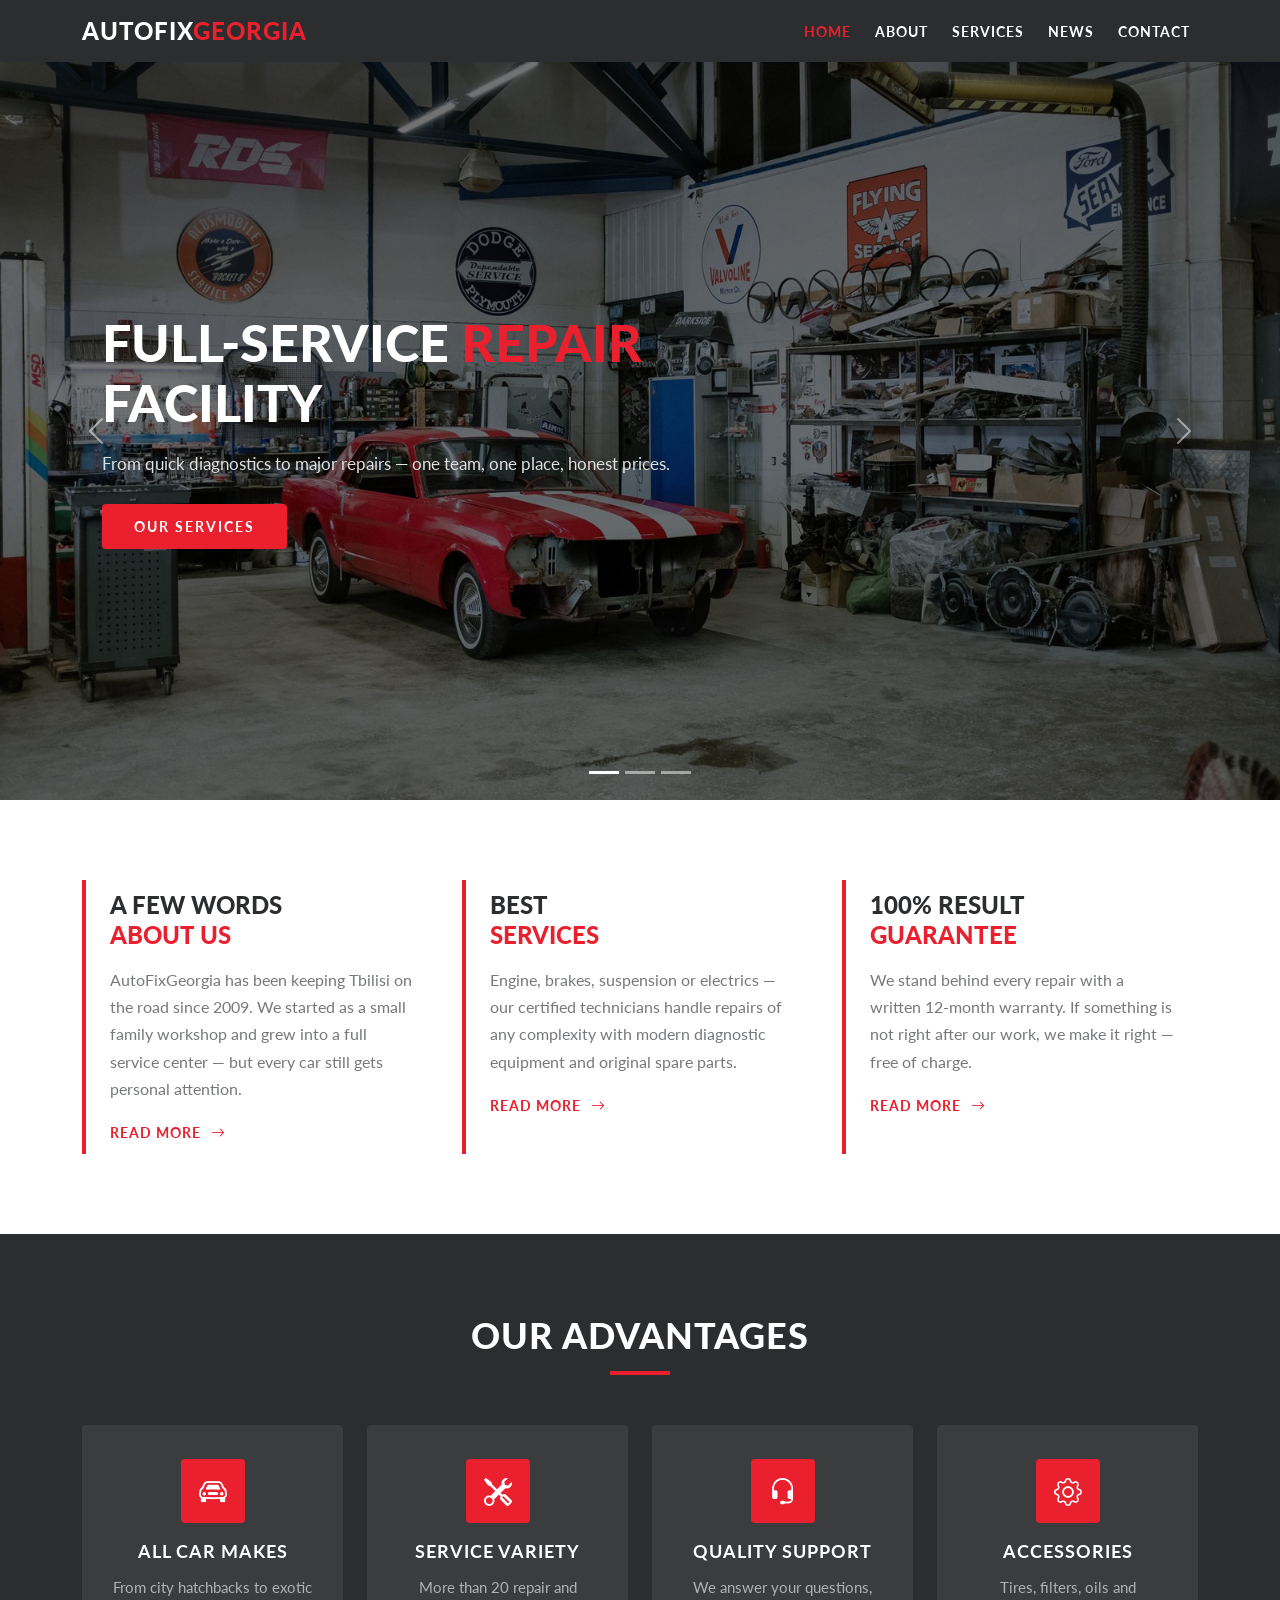
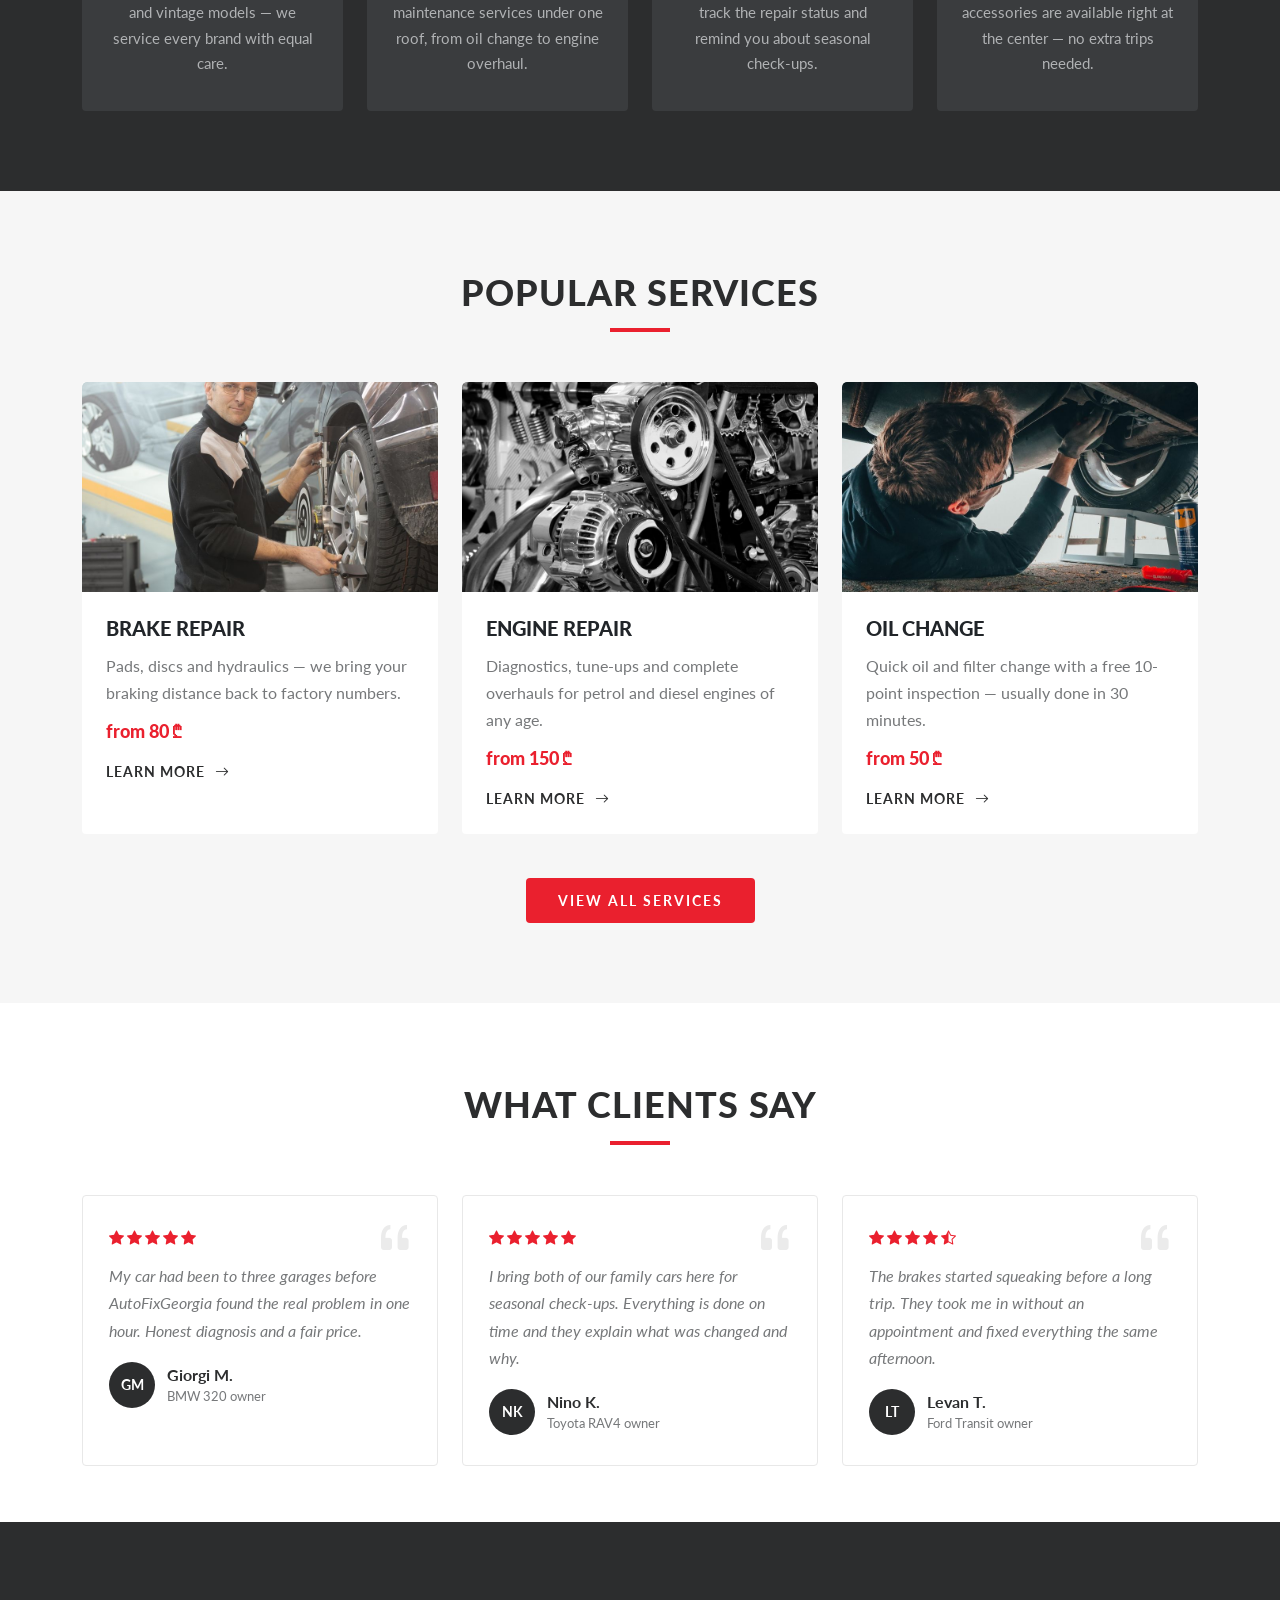
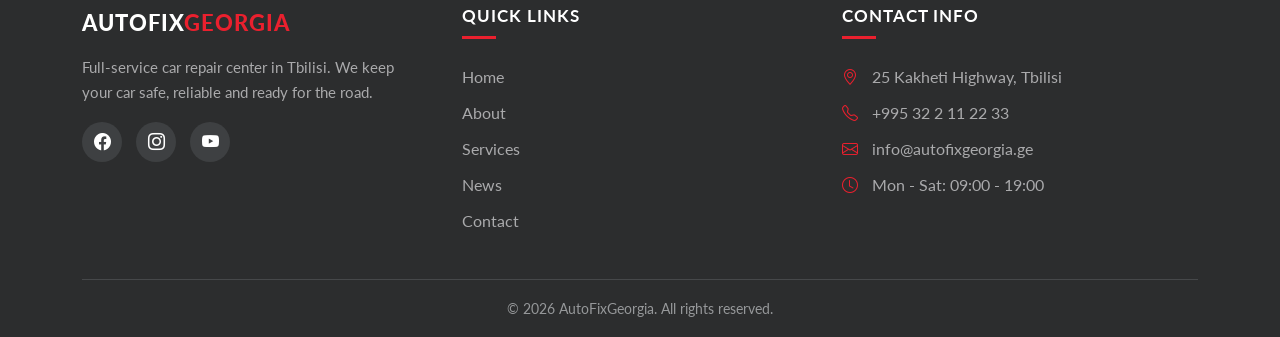
<file: index.html>
<!DOCTYPE html>
<html lang="en">
<head>
    <meta charset="UTF-8">
    <meta name="viewport" content="width=device-width, initial-scale=1.0">
    <!-- ! bootstrap-ის css -->
    <link href="https://cdn.jsdelivr.net/npm/bootstrap@5.2.3/dist/css/bootstrap.min.css" rel="stylesheet">
    <!-- ! bootstrap-ის აიქონები -->
    <link rel="stylesheet" href="https://cdn.jsdelivr.net/npm/bootstrap-icons@1.13.1/font/bootstrap-icons.min.css">
    <!-- ! favicon -->
    <link rel="icon" type="image/svg+xml" href="./images/favicon.svg">
    <!-- ! scss-დან დაკომპილირებული css -->
    <link rel="stylesheet" href="./css/style.css">
    <title>AutoFixGeorgia - Auto Repair Service</title>
</head>
<body>

    <!-- ! header-start (საერთო ნავიგაცია) -->
    <header>
        <nav class="navbar navbar-expand-lg navbar-dark sticky-top site-header">
            <div class="container">
                <a class="navbar-brand site-header__logo" href="index.html">AUTOFIX<span>GEORGIA</span></a>

                <!-- ბურგერის ღილაკი პატარა ეკრანისთვის -->
                <button class="navbar-toggler" type="button" data-bs-toggle="collapse" data-bs-target="#mainNav" aria-controls="mainNav" aria-expanded="false" aria-label="Toggle navigation">
                    <span class="navbar-toggler-icon"></span>
                </button>

                <div class="collapse navbar-collapse" id="mainNav">
                    <ul class="navbar-nav ms-auto align-items-lg-center">
                        <li class="nav-item"><a class="nav-link active" aria-current="page" href="index.html">Home</a></li>
                        <li class="nav-item"><a class="nav-link" href="about.html">About</a></li>
                        <li class="nav-item"><a class="nav-link" href="services.html">Services</a></li>
                        <li class="nav-item"><a class="nav-link" href="news.html">News</a></li>
                        <li class="nav-item"><a class="nav-link" href="contact.html">Contact</a></li>
                    </ul>
                </div>
            </div>
        </nav>
    </header>
    <!-- ! header-end -->

    <!-- ! hero-start (Bootstrap Carousel სლაიდერი) -->
    <section class="hero">
        <div id="heroSlider" class="carousel slide" data-bs-ride="carousel">

            <!-- სლაიდების ინდიკატორები -->
            <div class="carousel-indicators">
                <button type="button" data-bs-target="#heroSlider" data-bs-slide-to="0" class="active" aria-current="true" aria-label="Slide 1"></button>
                <button type="button" data-bs-target="#heroSlider" data-bs-slide-to="1" aria-label="Slide 2"></button>
                <button type="button" data-bs-target="#heroSlider" data-bs-slide-to="2" aria-label="Slide 3"></button>
            </div>

            <div class="carousel-inner">
                <div class="carousel-item active">
                    <img src="./images/hero-banner-1.jpg" class="d-block w-100 hero__img" alt="car repair garage with a red classic car">
                    <div class="carousel-caption hero__caption">
                        <h1 class="hero__title">Full-Service <span>Repair</span> Facility</h1>
                        <p class="hero__text">From quick diagnostics to major repairs — one team, one place, honest prices.</p>
                        <a href="services.html" class="hero__btn">Our Services</a>
                    </div>
                </div>

                <div class="carousel-item">
                    <img src="./images/hero-banner-2.jpg" class="d-block w-100 hero__img" alt="mechanic changing a car wheel">
                    <div class="carousel-caption hero__caption">
                        <h2 class="hero__title">Quality Car <span>Maintenance</span></h2>
                        <p class="hero__text">Oil, brakes, tires and regular check-ups for all makes and models.</p>
                        <a href="contact.html" class="hero__btn">Book a Visit</a>
                    </div>
                </div>

                <div class="carousel-item">
                    <img src="./images/hero-banner-3.jpg" class="d-block w-100 hero__img" alt="experienced mechanic in the workshop">
                    <div class="carousel-caption hero__caption">
                        <h2 class="hero__title">Expert Team of <span>Technicians</span></h2>
                        <p class="hero__text">Certified mechanics with 15+ years of hands-on experience.</p>
                        <a href="about.html" class="hero__btn">Meet the Team</a>
                    </div>
                </div>
            </div>

            <!-- წინ/უკან ღილაკები -->
            <button class="carousel-control-prev" type="button" data-bs-target="#heroSlider" data-bs-slide="prev">
                <span class="carousel-control-prev-icon" aria-hidden="true"></span>
                <span class="visually-hidden">Previous</span>
            </button>
            <button class="carousel-control-next" type="button" data-bs-target="#heroSlider" data-bs-slide="next">
                <span class="carousel-control-next-icon" aria-hidden="true"></span>
                <span class="visually-hidden">Next</span>
            </button>
        </div>
    </section>
    <!-- ! hero-end -->


    <!-- ! promo-start (სამი საინფორმაციო ბლოკი) -->
    <section class="promo section-space">
        <div class="container">
            <div class="row gy-4">
                <div class="col-lg-4 col-md-6">
                    <div class="promo__item">
                        <h2 class="promo__title">A Few Words <span>About Us</span></h2>
                        <p class="promo__text">
                            AutoFixGeorgia has been keeping Tbilisi on the road since 2009.
                            We started as a small family workshop and grew into a full service
                            center — but every car still gets personal attention.
                        </p>
                        <a href="about.html" class="promo__link">Read More <i class="bi bi-arrow-right"></i></a>
                    </div>
                </div>

                <div class="col-lg-4 col-md-6">
                    <div class="promo__item">
                        <h2 class="promo__title">Best <span>Services</span></h2>
                        <p class="promo__text">
                            Engine, brakes, suspension or electrics — our certified technicians
                            handle repairs of any complexity with modern diagnostic equipment
                            and original spare parts.
                        </p>
                        <a href="services.html" class="promo__link">Read More <i class="bi bi-arrow-right"></i></a>
                    </div>
                </div>

                <div class="col-lg-4 col-md-6">
                    <div class="promo__item">
                        <h2 class="promo__title">100% Result <span>Guarantee</span></h2>
                        <p class="promo__text">
                            We stand behind every repair with a written 12-month warranty.
                            If something is not right after our work, we make it right —
                            free of charge.
                        </p>
                        <a href="contact.html" class="promo__link">Read More <i class="bi bi-arrow-right"></i></a>
                    </div>
                </div>
            </div>
        </div>
    </section>
    <!-- ! promo-end -->


    <!-- ! advantages-start (უპირატესობები მუქ ფონზე) -->
    <section class="advantages section-space">
        <div class="container">
            <h2 class="section-title section-title--center">Our Advantages</h2>

            <div class="row gy-4">
                <div class="col-lg-3 col-md-6">
                    <div class="advantages__card">
                        <div class="advantages__icon"><i class="bi bi-car-front"></i></div>
                        <h3 class="advantages__name">All Car Makes</h3>
                        <p class="advantages__text">From city hatchbacks to exotic and vintage models — we service every brand with equal care.</p>
                    </div>
                </div>

                <div class="col-lg-3 col-md-6">
                    <div class="advantages__card">
                        <div class="advantages__icon"><i class="bi bi-tools"></i></div>
                        <h3 class="advantages__name">Service Variety</h3>
                        <p class="advantages__text">More than 20 repair and maintenance services under one roof, from oil change to engine overhaul.</p>
                    </div>
                </div>

                <div class="col-lg-3 col-md-6">
                    <div class="advantages__card">
                        <div class="advantages__icon"><i class="bi bi-headset"></i></div>
                        <h3 class="advantages__name">Quality Support</h3>
                        <p class="advantages__text">We answer your questions, track the repair status and remind you about seasonal check-ups.</p>
                    </div>
                </div>

                <div class="col-lg-3 col-md-6">
                    <div class="advantages__card">
                        <div class="advantages__icon"><i class="bi bi-gear"></i></div>
                        <h3 class="advantages__name">Accessories</h3>
                        <p class="advantages__text">Tires, filters, oils and accessories are available right at the center — no extra trips needed.</p>
                    </div>
                </div>
            </div>
        </div>
    </section>
    <!-- ! advantages-end -->


    <!-- ! services-preview-start (Bootstrap Card-ები) -->
    <section class="services-preview section-space">
        <div class="container">
            <h2 class="section-title section-title--center">Popular Services</h2>

            <div class="row gy-4">
                <div class="col-lg-4 col-md-6">
                    <div class="card service-card">
                        <img src="./images/service-brake.jpg" class="card-img-top service-card__img" alt="mechanic working on car wheel and brakes">
                        <div class="card-body service-card__body">
                            <h3 class="card-title service-card__title">Brake Repair</h3>
                            <p class="card-text service-card__text">Pads, discs and hydraulics — we bring your braking distance back to factory numbers.</p>
                            <p class="service-card__price">from 80 ₾</p>
                            <a href="services.html" class="service-card__link">Learn More <i class="bi bi-arrow-right"></i></a>
                        </div>
                    </div>
                </div>

                <div class="col-lg-4 col-md-6">
                    <div class="card service-card">
                        <img src="./images/service-engine.jpg" class="card-img-top service-card__img" alt="close view of a car engine">
                        <div class="card-body service-card__body">
                            <h3 class="card-title service-card__title">Engine Repair</h3>
                            <p class="card-text service-card__text">Diagnostics, tune-ups and complete overhauls for petrol and diesel engines of any age.</p>
                            <p class="service-card__price">from 150 ₾</p>
                            <a href="services.html" class="service-card__link">Learn More <i class="bi bi-arrow-right"></i></a>
                        </div>
                    </div>
                </div>

                <div class="col-lg-4 col-md-6">
                    <div class="card service-card">
                        <img src="./images/service-oil.jpg" class="card-img-top service-card__img" alt="mechanic changing oil under the car">
                        <div class="card-body service-card__body">
                            <h3 class="card-title service-card__title">Oil Change</h3>
                            <p class="card-text service-card__text">Quick oil and filter change with a free 10-point inspection — usually done in 30 minutes.</p>
                            <p class="service-card__price">from 50 ₾</p>
                            <a href="services.html" class="service-card__link">Learn More <i class="bi bi-arrow-right"></i></a>
                        </div>
                    </div>
                </div>
            </div>

            <!-- ღილაკი ყველა სერვისის გვერდზე -->
            <div class="text-center services-preview__more">
                <a href="services.html" class="services-preview__btn">View All Services</a>
            </div>
        </div>
    </section>
    <!-- ! services-preview-end -->


    <!-- ! testimonials-start (მომხმარებელთა შეფასებები) -->
    <section class="testimonials section-space">
        <div class="container">
            <h2 class="section-title section-title--center">What Clients Say</h2>

            <div class="row gy-4">
                <div class="col-lg-4 col-md-6">
                    <div class="testimonial-card">
                        <i class="bi bi-quote testimonial-card__quote"></i>
                        <p class="testimonial-card__stars">
                            <i class="bi bi-star-fill"></i><i class="bi bi-star-fill"></i><i class="bi bi-star-fill"></i><i class="bi bi-star-fill"></i><i class="bi bi-star-fill"></i>
                        </p>
                        <p class="testimonial-card__text">
                            My car had been to three garages before AutoFixGeorgia found the
                            real problem in one hour. Honest diagnosis and a fair price.
                        </p>
                        <div class="testimonial-card__person">
                            <div class="testimonial-card__avatar">GM</div>
                            <div>
                                <p class="testimonial-card__name">Giorgi M.</p>
                                <p class="testimonial-card__role">BMW 320 owner</p>
                            </div>
                        </div>
                    </div>
                </div>

                <div class="col-lg-4 col-md-6">
                    <div class="testimonial-card">
                        <i class="bi bi-quote testimonial-card__quote"></i>
                        <p class="testimonial-card__stars">
                            <i class="bi bi-star-fill"></i><i class="bi bi-star-fill"></i><i class="bi bi-star-fill"></i><i class="bi bi-star-fill"></i><i class="bi bi-star-fill"></i>
                        </p>
                        <p class="testimonial-card__text">
                            I bring both of our family cars here for seasonal check-ups.
                            Everything is done on time and they explain what was changed and why.
                        </p>
                        <div class="testimonial-card__person">
                            <div class="testimonial-card__avatar">NK</div>
                            <div>
                                <p class="testimonial-card__name">Nino K.</p>
                                <p class="testimonial-card__role">Toyota RAV4 owner</p>
                            </div>
                        </div>
                    </div>
                </div>

                <div class="col-lg-4 col-md-6">
                    <div class="testimonial-card">
                        <i class="bi bi-quote testimonial-card__quote"></i>
                        <p class="testimonial-card__stars">
                            <i class="bi bi-star-fill"></i><i class="bi bi-star-fill"></i><i class="bi bi-star-fill"></i><i class="bi bi-star-fill"></i><i class="bi bi-star-half"></i>
                        </p>
                        <p class="testimonial-card__text">
                            The brakes started squeaking before a long trip. They took me in
                            without an appointment and fixed everything the same afternoon.
                        </p>
                        <div class="testimonial-card__person">
                            <div class="testimonial-card__avatar">LT</div>
                            <div>
                                <p class="testimonial-card__name">Levan T.</p>
                                <p class="testimonial-card__role">Ford Transit owner</p>
                            </div>
                        </div>
                    </div>
                </div>
            </div>
        </div>
    </section>
    <!-- ! testimonials-end -->

    <!-- ! footer-start (საერთო ფუტერი) -->
    <footer class="site-footer">
        <div class="container">
            <div class="row gy-4 site-footer__top">
                <div class="col-lg-4 col-md-6">
                    <p class="site-footer__logo">AUTOFIX<span>GEORGIA</span></p>
                    <p class="site-footer__text">
                        Full-service car repair center in Tbilisi. We keep your car
                        safe, reliable and ready for the road.
                    </p>
                    <div class="site-footer__socials">
                        <a href="https://www.facebook.com" target="_blank" class="site-footer__social-link" aria-label="Facebook"><i class="bi bi-facebook"></i></a>
                        <a href="https://www.instagram.com" target="_blank" class="site-footer__social-link" aria-label="Instagram"><i class="bi bi-instagram"></i></a>
                        <a href="https://www.youtube.com" target="_blank" class="site-footer__social-link" aria-label="YouTube"><i class="bi bi-youtube"></i></a>
                    </div>
                </div>

                <div class="col-lg-4 col-md-6">
                    <h4 class="site-footer__title">Quick Links</h4>
                    <ul class="site-footer__list">
                        <li><a href="index.html" class="site-footer__link">Home</a></li>
                        <li><a href="about.html" class="site-footer__link">About</a></li>
                        <li><a href="services.html" class="site-footer__link">Services</a></li>
                        <li><a href="news.html" class="site-footer__link">News</a></li>
                        <li><a href="contact.html" class="site-footer__link">Contact</a></li>
                    </ul>
                </div>

                <div class="col-lg-4 col-md-6">
                    <h4 class="site-footer__title">Contact Info</h4>
                    <ul class="site-footer__list">
                        <li class="site-footer__info"><i class="bi bi-geo-alt"></i> 25 Kakheti Highway, Tbilisi</li>
                        <li class="site-footer__info"><i class="bi bi-telephone"></i> +995 32 2 11 22 33</li>
                        <li class="site-footer__info"><i class="bi bi-envelope"></i> info@autofixgeorgia.ge</li>
                        <li class="site-footer__info"><i class="bi bi-clock"></i> Mon - Sat: 09:00 - 19:00</li>
                    </ul>
                </div>
            </div>

            <div class="site-footer__bottom">
                <p>© 2026 AutoFixGeorgia. All rights reserved.</p>
            </div>
        </div>
    </footer>
    <!-- ! footer-end -->

    <!-- ! bootstrap-ის js (ბურგერ-მენიუსთვის) -->
    <script src="https://cdn.jsdelivr.net/npm/bootstrap@5.2.3/dist/js/bootstrap.bundle.min.js"></script>
</body>
</html>
</file>
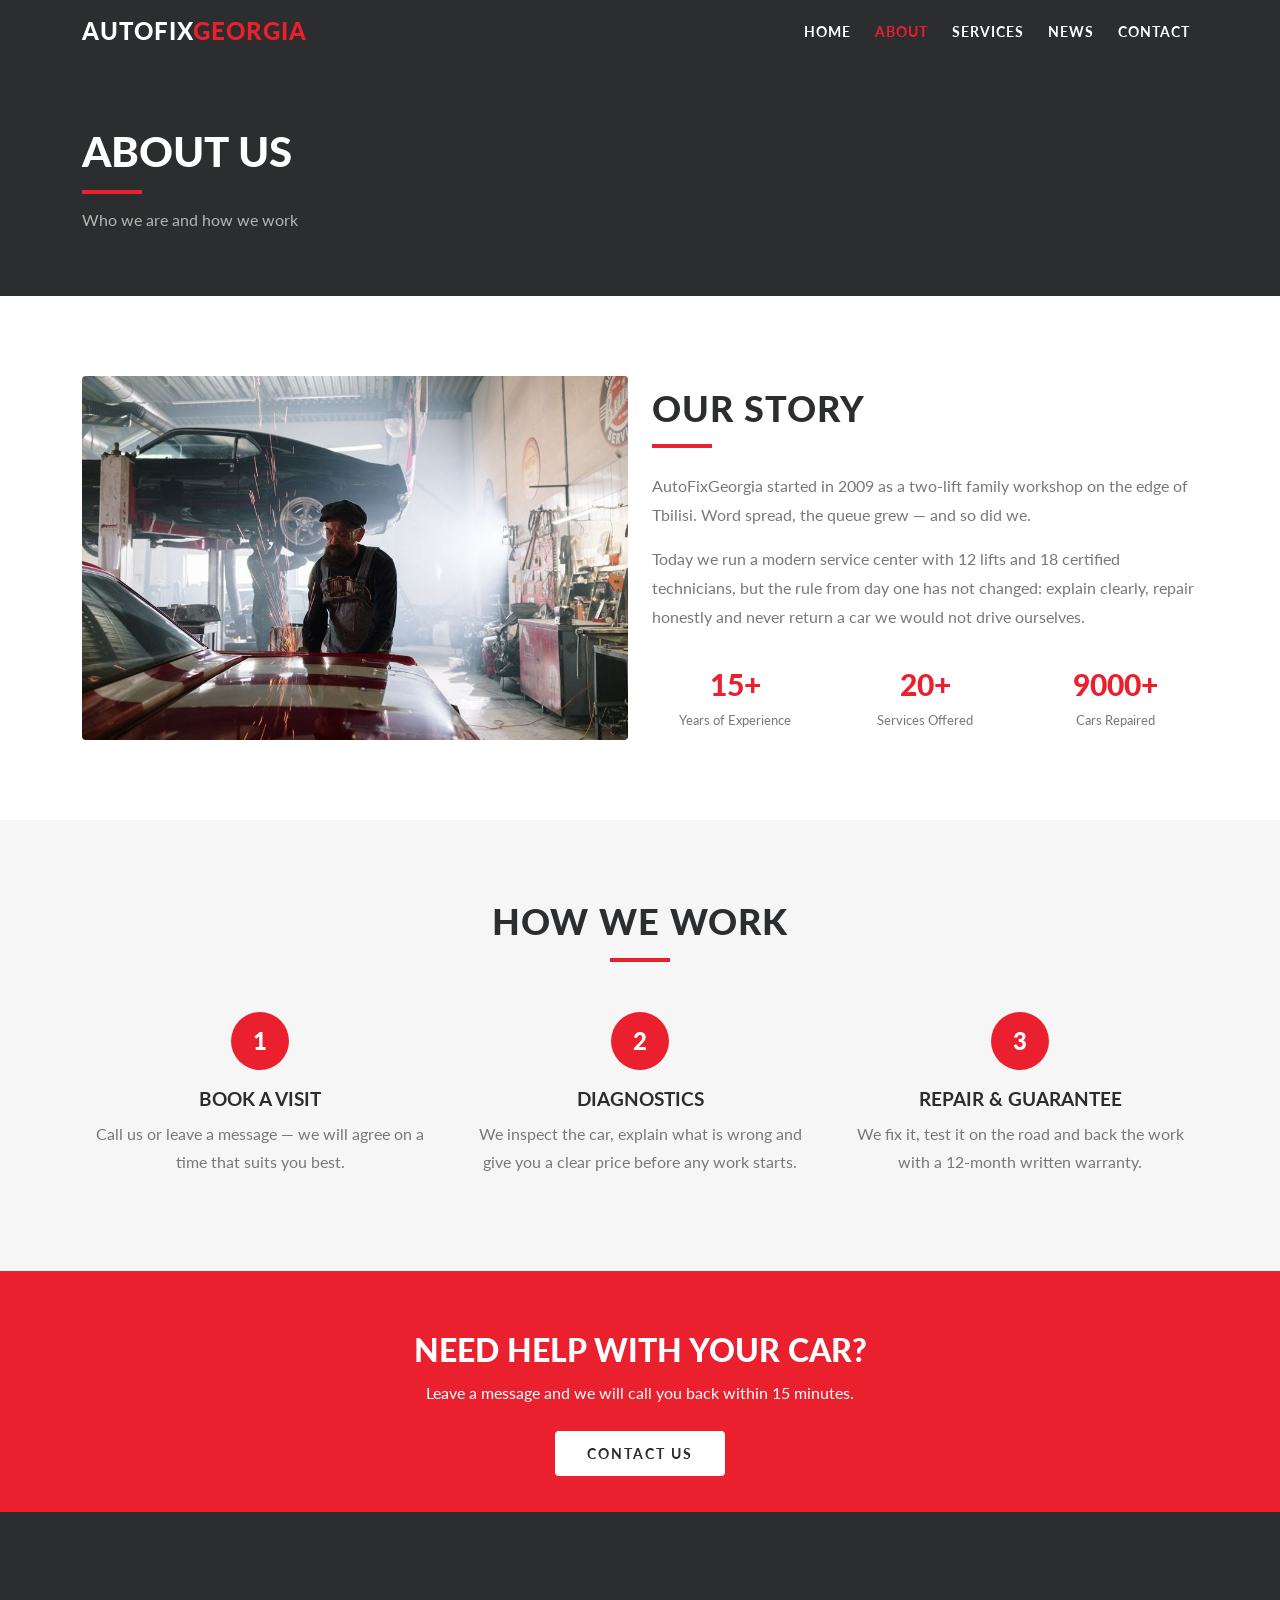
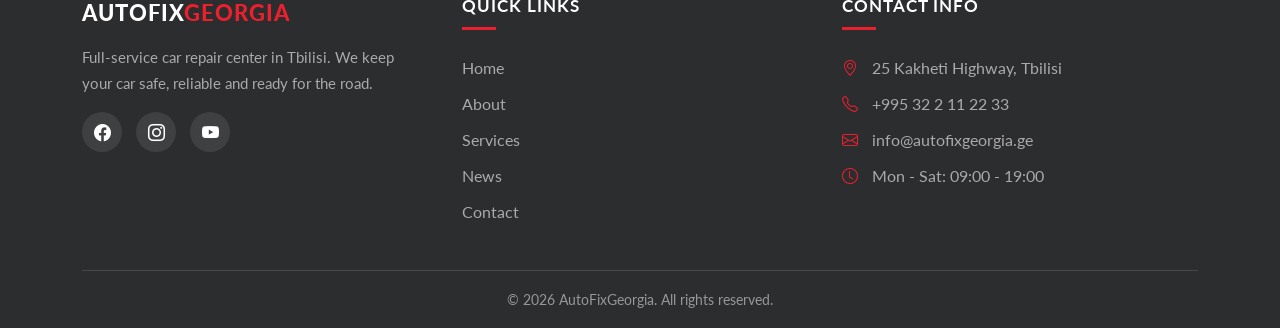
<file: about.html>
<!DOCTYPE html>
<html lang="en">
<head>
    <meta charset="UTF-8">
    <meta name="viewport" content="width=device-width, initial-scale=1.0">
    <!-- ! bootstrap-ის css -->
    <link href="https://cdn.jsdelivr.net/npm/bootstrap@5.2.3/dist/css/bootstrap.min.css" rel="stylesheet">
    <!-- ! bootstrap-ის აიქონები -->
    <link rel="stylesheet" href="https://cdn.jsdelivr.net/npm/bootstrap-icons@1.13.1/font/bootstrap-icons.min.css">
    <!-- ! favicon -->
    <link rel="icon" type="image/svg+xml" href="./images/favicon.svg">
    <!-- ! scss-დან დაკომპილირებული css -->
    <link rel="stylesheet" href="./css/style.css">
    <title>AutoFixGeorgia - About Us</title>
</head>
<body>

    <!-- ! header-start (საერთო ნავიგაცია) -->
    <header>
        <nav class="navbar navbar-expand-lg navbar-dark sticky-top site-header">
            <div class="container">
                <a class="navbar-brand site-header__logo" href="index.html">AUTOFIX<span>GEORGIA</span></a>

                <!-- ბურგერის ღილაკი პატარა ეკრანისთვის -->
                <button class="navbar-toggler" type="button" data-bs-toggle="collapse" data-bs-target="#mainNav" aria-controls="mainNav" aria-expanded="false" aria-label="Toggle navigation">
                    <span class="navbar-toggler-icon"></span>
                </button>

                <div class="collapse navbar-collapse" id="mainNav">
                    <ul class="navbar-nav ms-auto align-items-lg-center">
                        <li class="nav-item"><a class="nav-link" href="index.html">Home</a></li>
                        <li class="nav-item"><a class="nav-link active" aria-current="page" href="about.html">About</a></li>
                        <li class="nav-item"><a class="nav-link" href="services.html">Services</a></li>
                        <li class="nav-item"><a class="nav-link" href="news.html">News</a></li>
                        <li class="nav-item"><a class="nav-link" href="contact.html">Contact</a></li>
                    </ul>
                </div>
            </div>
        </nav>
    </header>
    <!-- ! header-end -->

    <!-- ! page-banner-start (გვერდის სათაური) -->
    <section class="page-banner">
        <div class="container">
            <h1 class="page-banner__title">About Us</h1>
            <p class="page-banner__text">Who we are and how we work</p>
        </div>
    </section>
    <!-- ! page-banner-end -->


    <!-- ! story-start (ჩვენი ისტორია) -->
    <section class="about-story section-space">
        <div class="container">
            <div class="row align-items-center gy-4">
                <div class="col-lg-6">
                    <img src="./images/about-story.jpg" alt="mechanic grinding metal in the workshop" class="about-story__img">
                </div>

                <div class="col-lg-6">
                    <h2 class="section-title">Our Story</h2>
                    <p class="about-story__text">
                        AutoFixGeorgia started in 2009 as a two-lift family workshop on the
                        edge of Tbilisi. Word spread, the queue grew — and so did we.
                    </p>
                    <p class="about-story__text">
                        Today we run a modern service center with 12 lifts and 18 certified
                        technicians, but the rule from day one has not changed: explain
                        clearly, repair honestly and never return a car we would not
                        drive ourselves.
                    </p>

                    <!-- სტატისტიკის პატარა რიგი -->
                    <div class="row text-center about-story__stats">
                        <div class="col-4">
                            <p class="about-story__number">15+</p>
                            <p class="about-story__label">Years of Experience</p>
                        </div>
                        <div class="col-4">
                            <p class="about-story__number">20+</p>
                            <p class="about-story__label">Services Offered</p>
                        </div>
                        <div class="col-4">
                            <p class="about-story__number">9000+</p>
                            <p class="about-story__label">Cars Repaired</p>
                        </div>
                    </div>
                </div>
            </div>
        </div>
    </section>
    <!-- ! story-end -->


    <!-- ! steps-start (როგორ ვმუშაობთ) -->
    <section class="about-steps section-space">
        <div class="container">
            <h2 class="section-title section-title--center">How We Work</h2>

            <div class="row gy-4">
                <div class="col-lg-4 col-md-6">
                    <div class="about-steps__item">
                        <div class="about-steps__circle">1</div>
                        <h3 class="about-steps__name">Book a Visit</h3>
                        <p class="about-steps__text">Call us or leave a message — we will agree on a time that suits you best.</p>
                    </div>
                </div>

                <div class="col-lg-4 col-md-6">
                    <div class="about-steps__item">
                        <div class="about-steps__circle">2</div>
                        <h3 class="about-steps__name">Diagnostics</h3>
                        <p class="about-steps__text">We inspect the car, explain what is wrong and give you a clear price before any work starts.</p>
                    </div>
                </div>

                <div class="col-lg-4 col-md-6">
                    <div class="about-steps__item">
                        <div class="about-steps__circle">3</div>
                        <h3 class="about-steps__name">Repair &amp; Guarantee</h3>
                        <p class="about-steps__text">We fix it, test it on the road and back the work with a 12-month written warranty.</p>
                    </div>
                </div>
            </div>
        </div>
    </section>
    <!-- ! steps-end -->


    <!-- ! cta-start (წითელი მოწვევის ზოლი) -->
    <section class="about-cta">
        <div class="container text-center">
            <h2 class="about-cta__title">Need Help With Your Car?</h2>
            <p class="about-cta__text">Leave a message and we will call you back within 15 minutes.</p>
            <a href="contact.html" class="about-cta__btn">Contact Us</a>
        </div>
    </section>
    <!-- ! cta-end -->

    <!-- ! footer-start (საერთო ფუტერი) -->
    <footer class="site-footer">
        <div class="container">
            <div class="row gy-4 site-footer__top">
                <div class="col-lg-4 col-md-6">
                    <p class="site-footer__logo">AUTOFIX<span>GEORGIA</span></p>
                    <p class="site-footer__text">
                        Full-service car repair center in Tbilisi. We keep your car
                        safe, reliable and ready for the road.
                    </p>
                    <div class="site-footer__socials">
                        <a href="https://www.facebook.com" target="_blank" class="site-footer__social-link" aria-label="Facebook"><i class="bi bi-facebook"></i></a>
                        <a href="https://www.instagram.com" target="_blank" class="site-footer__social-link" aria-label="Instagram"><i class="bi bi-instagram"></i></a>
                        <a href="https://www.youtube.com" target="_blank" class="site-footer__social-link" aria-label="YouTube"><i class="bi bi-youtube"></i></a>
                    </div>
                </div>

                <div class="col-lg-4 col-md-6">
                    <h4 class="site-footer__title">Quick Links</h4>
                    <ul class="site-footer__list">
                        <li><a href="index.html" class="site-footer__link">Home</a></li>
                        <li><a href="about.html" class="site-footer__link">About</a></li>
                        <li><a href="services.html" class="site-footer__link">Services</a></li>
                        <li><a href="news.html" class="site-footer__link">News</a></li>
                        <li><a href="contact.html" class="site-footer__link">Contact</a></li>
                    </ul>
                </div>

                <div class="col-lg-4 col-md-6">
                    <h4 class="site-footer__title">Contact Info</h4>
                    <ul class="site-footer__list">
                        <li class="site-footer__info"><i class="bi bi-geo-alt"></i> 25 Kakheti Highway, Tbilisi</li>
                        <li class="site-footer__info"><i class="bi bi-telephone"></i> +995 32 2 11 22 33</li>
                        <li class="site-footer__info"><i class="bi bi-envelope"></i> info@autofixgeorgia.ge</li>
                        <li class="site-footer__info"><i class="bi bi-clock"></i> Mon - Sat: 09:00 - 19:00</li>
                    </ul>
                </div>
            </div>

            <div class="site-footer__bottom">
                <p>© 2026 AutoFixGeorgia. All rights reserved.</p>
            </div>
        </div>
    </footer>
    <!-- ! footer-end -->

    <!-- ! bootstrap-ის js (ბურგერ-მენიუსთვის) -->
    <script src="https://cdn.jsdelivr.net/npm/bootstrap@5.2.3/dist/js/bootstrap.bundle.min.js"></script>
</body>
</html>
</file>
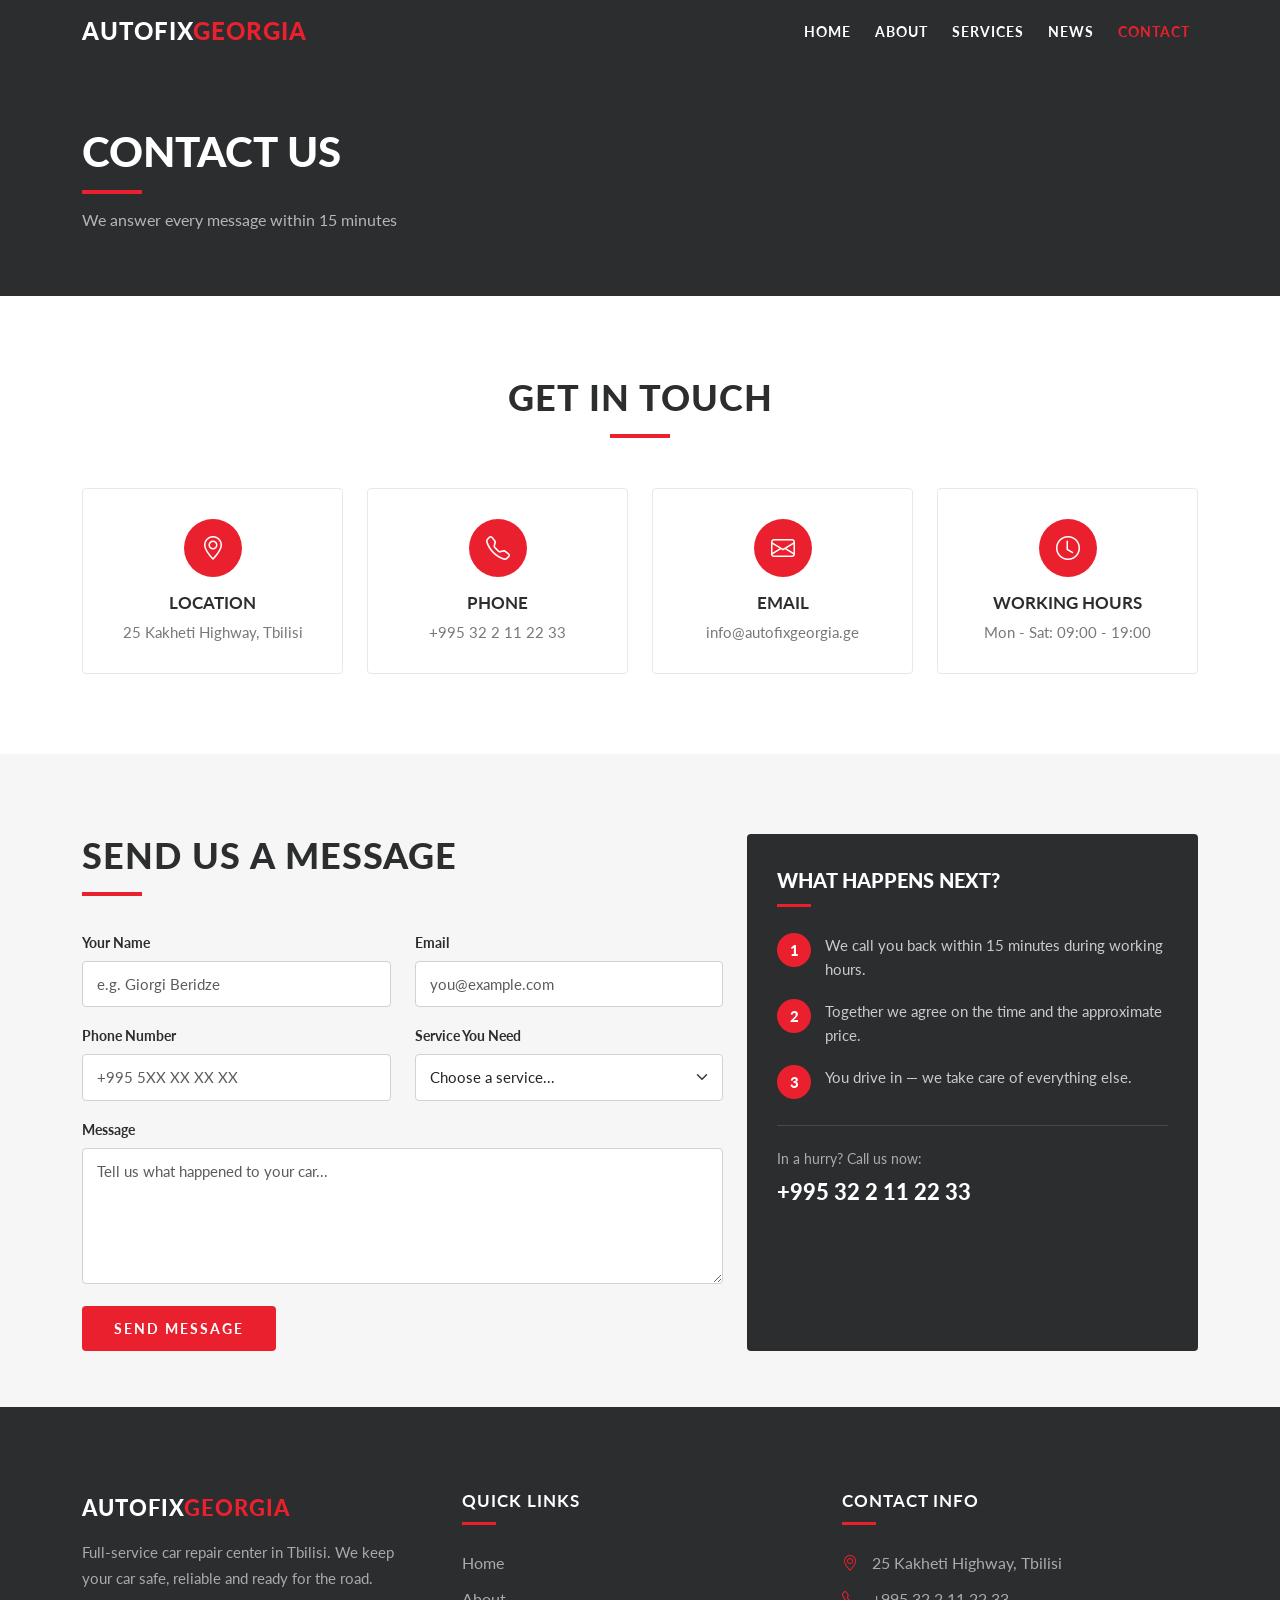
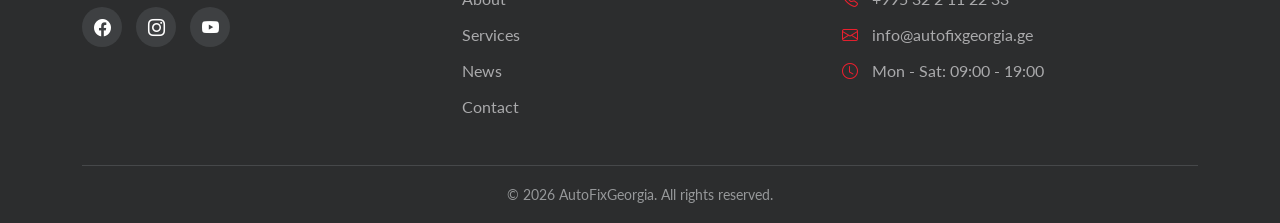
<file: contact.html>
<!DOCTYPE html>
<html lang="en">
<head>
    <meta charset="UTF-8">
    <meta name="viewport" content="width=device-width, initial-scale=1.0">
    <!-- ! bootstrap-ის css -->
    <link href="https://cdn.jsdelivr.net/npm/bootstrap@5.2.3/dist/css/bootstrap.min.css" rel="stylesheet">
    <!-- ! bootstrap-ის აიქონები -->
    <link rel="stylesheet" href="https://cdn.jsdelivr.net/npm/bootstrap-icons@1.13.1/font/bootstrap-icons.min.css">
    <!-- ! favicon -->
    <link rel="icon" type="image/svg+xml" href="./images/favicon.svg">
    <!-- ! scss-დან დაკომპილირებული css -->
    <link rel="stylesheet" href="./css/style.css">
    <title>AutoFixGeorgia - Contact</title>
</head>
<body>

    <!-- ! header-start (საერთო ნავიგაცია) -->
    <header>
        <nav class="navbar navbar-expand-lg navbar-dark sticky-top site-header">
            <div class="container">
                <a class="navbar-brand site-header__logo" href="index.html">AUTOFIX<span>GEORGIA</span></a>

                <!-- ბურგერის ღილაკი პატარა ეკრანისთვის -->
                <button class="navbar-toggler" type="button" data-bs-toggle="collapse" data-bs-target="#mainNav" aria-controls="mainNav" aria-expanded="false" aria-label="Toggle navigation">
                    <span class="navbar-toggler-icon"></span>
                </button>

                <div class="collapse navbar-collapse" id="mainNav">
                    <ul class="navbar-nav ms-auto align-items-lg-center">
                        <li class="nav-item"><a class="nav-link" href="index.html">Home</a></li>
                        <li class="nav-item"><a class="nav-link" href="about.html">About</a></li>
                        <li class="nav-item"><a class="nav-link" href="services.html">Services</a></li>
                        <li class="nav-item"><a class="nav-link" href="news.html">News</a></li>
                        <li class="nav-item"><a class="nav-link active" aria-current="page" href="contact.html">Contact</a></li>
                    </ul>
                </div>
            </div>
        </nav>
    </header>
    <!-- ! header-end -->

    <!-- ! page-banner-start (გვერდის სათაური) -->
    <section class="page-banner">
        <div class="container">
            <h1 class="page-banner__title">Contact Us</h1>
            <p class="page-banner__text">We answer every message within 15 minutes</p>
        </div>
    </section>
    <!-- ! page-banner-end -->


    <!-- ! contact-info-start (საკონტაქტო ბარათები) -->
    <section class="contact-info section-space">
        <div class="container">
            <h2 class="section-title section-title--center">Get In Touch</h2>

            <div class="row gy-4">
                <div class="col-lg-3 col-md-6">
                    <div class="contact-info__card">
                        <div class="contact-info__icon"><i class="bi bi-geo-alt"></i></div>
                        <h3 class="contact-info__name">Location</h3>
                        <p class="contact-info__text">25 Kakheti Highway, Tbilisi</p>
                    </div>
                </div>

                <div class="col-lg-3 col-md-6">
                    <div class="contact-info__card">
                        <div class="contact-info__icon"><i class="bi bi-telephone"></i></div>
                        <h3 class="contact-info__name">Phone</h3>
                        <p class="contact-info__text"><a href="tel:+995322112233">+995 32 2 11 22 33</a></p>
                    </div>
                </div>

                <div class="col-lg-3 col-md-6">
                    <div class="contact-info__card">
                        <div class="contact-info__icon"><i class="bi bi-envelope"></i></div>
                        <h3 class="contact-info__name">Email</h3>
                        <p class="contact-info__text"><a href="mailto:info@autofixgeorgia.ge">info@autofixgeorgia.ge</a></p>
                    </div>
                </div>

                <div class="col-lg-3 col-md-6">
                    <div class="contact-info__card">
                        <div class="contact-info__icon"><i class="bi bi-clock"></i></div>
                        <h3 class="contact-info__name">Working Hours</h3>
                        <p class="contact-info__text">Mon - Sat: 09:00 - 19:00</p>
                    </div>
                </div>
            </div>
        </div>
    </section>
    <!-- ! contact-info-end -->


    <!-- ! contact-form-start (ფორმა + გვერდითი პანელი) -->
    <section class="contact-form-section section-space">
        <div class="container">
            <div class="row gy-4">
                <div class="col-lg-7">
                    <h2 class="section-title">Send Us a Message</h2>

                    <!-- ფორმას გაგზავნა არ სჭირდება - backend არ გვაქვს -->
                    <form class="contact-form">
                        <div class="row">
                            <div class="col-md-6 mb-3">
                                <label for="fullName" class="form-label contact-form__label">Your Name</label>
                                <input type="text" class="form-control contact-form__input" id="fullName" placeholder="e.g. Giorgi Beridze">
                            </div>

                            <div class="col-md-6 mb-3">
                                <label for="email" class="form-label contact-form__label">Email</label>
                                <input type="email" class="form-control contact-form__input" id="email" placeholder="you@example.com">
                            </div>

                            <div class="col-md-6 mb-3">
                                <label for="phone" class="form-label contact-form__label">Phone Number</label>
                                <input type="tel" class="form-control contact-form__input" id="phone" placeholder="+995 5XX XX XX XX">
                            </div>

                            <div class="col-md-6 mb-3">
                                <label for="service" class="form-label contact-form__label">Service You Need</label>
                                <select class="form-select contact-form__input" id="service">
                                    <option selected>Choose a service...</option>
                                    <option>Computer Diagnostics</option>
                                    <option>Brake Repair</option>
                                    <option>Engine Repair</option>
                                    <option>Oil Change</option>
                                    <option>Other</option>
                                </select>
                            </div>

                            <div class="col-12 mb-3">
                                <label for="message" class="form-label contact-form__label">Message</label>
                                <textarea class="form-control contact-form__input" id="message" rows="5" placeholder="Tell us what happened to your car..."></textarea>
                            </div>

                            <div class="col-12">
                                <button type="submit" class="contact-form__btn">Send Message</button>
                            </div>
                        </div>
                    </form>
                </div>

                <div class="col-lg-5">
                    <div class="contact-side">
                        <h3 class="contact-side__title">What Happens Next?</h3>

                        <div class="contact-side__step">
                            <div class="contact-side__num">1</div>
                            <p class="contact-side__text">We call you back within 15 minutes during working hours.</p>
                        </div>

                        <div class="contact-side__step">
                            <div class="contact-side__num">2</div>
                            <p class="contact-side__text">Together we agree on the time and the approximate price.</p>
                        </div>

                        <div class="contact-side__step">
                            <div class="contact-side__num">3</div>
                            <p class="contact-side__text">You drive in — we take care of everything else.</p>
                        </div>

                        <div class="contact-side__phone">
                            <p>In a hurry? Call us now:</p>
                            <a href="tel:+995322112233">+995 32 2 11 22 33</a>
                        </div>
                    </div>
                </div>
            </div>
        </div>
    </section>
    <!-- ! contact-form-end -->

    <!-- ! footer-start (საერთო ფუტერი) -->
    <footer class="site-footer">
        <div class="container">
            <div class="row gy-4 site-footer__top">
                <div class="col-lg-4 col-md-6">
                    <p class="site-footer__logo">AUTOFIX<span>GEORGIA</span></p>
                    <p class="site-footer__text">
                        Full-service car repair center in Tbilisi. We keep your car
                        safe, reliable and ready for the road.
                    </p>
                    <div class="site-footer__socials">
                        <a href="https://www.facebook.com" target="_blank" class="site-footer__social-link" aria-label="Facebook"><i class="bi bi-facebook"></i></a>
                        <a href="https://www.instagram.com" target="_blank" class="site-footer__social-link" aria-label="Instagram"><i class="bi bi-instagram"></i></a>
                        <a href="https://www.youtube.com" target="_blank" class="site-footer__social-link" aria-label="YouTube"><i class="bi bi-youtube"></i></a>
                    </div>
                </div>

                <div class="col-lg-4 col-md-6">
                    <h4 class="site-footer__title">Quick Links</h4>
                    <ul class="site-footer__list">
                        <li><a href="index.html" class="site-footer__link">Home</a></li>
                        <li><a href="about.html" class="site-footer__link">About</a></li>
                        <li><a href="services.html" class="site-footer__link">Services</a></li>
                        <li><a href="news.html" class="site-footer__link">News</a></li>
                        <li><a href="contact.html" class="site-footer__link">Contact</a></li>
                    </ul>
                </div>

                <div class="col-lg-4 col-md-6">
                    <h4 class="site-footer__title">Contact Info</h4>
                    <ul class="site-footer__list">
                        <li class="site-footer__info"><i class="bi bi-geo-alt"></i> 25 Kakheti Highway, Tbilisi</li>
                        <li class="site-footer__info"><i class="bi bi-telephone"></i> +995 32 2 11 22 33</li>
                        <li class="site-footer__info"><i class="bi bi-envelope"></i> info@autofixgeorgia.ge</li>
                        <li class="site-footer__info"><i class="bi bi-clock"></i> Mon - Sat: 09:00 - 19:00</li>
                    </ul>
                </div>
            </div>

            <div class="site-footer__bottom">
                <p>© 2026 AutoFixGeorgia. All rights reserved.</p>
            </div>
        </div>
    </footer>
    <!-- ! footer-end -->

    <!-- ! bootstrap-ის js (ბურგერ-მენიუსთვის) -->
    <script src="https://cdn.jsdelivr.net/npm/bootstrap@5.2.3/dist/js/bootstrap.bundle.min.js"></script>
</body>
</html>
</file>
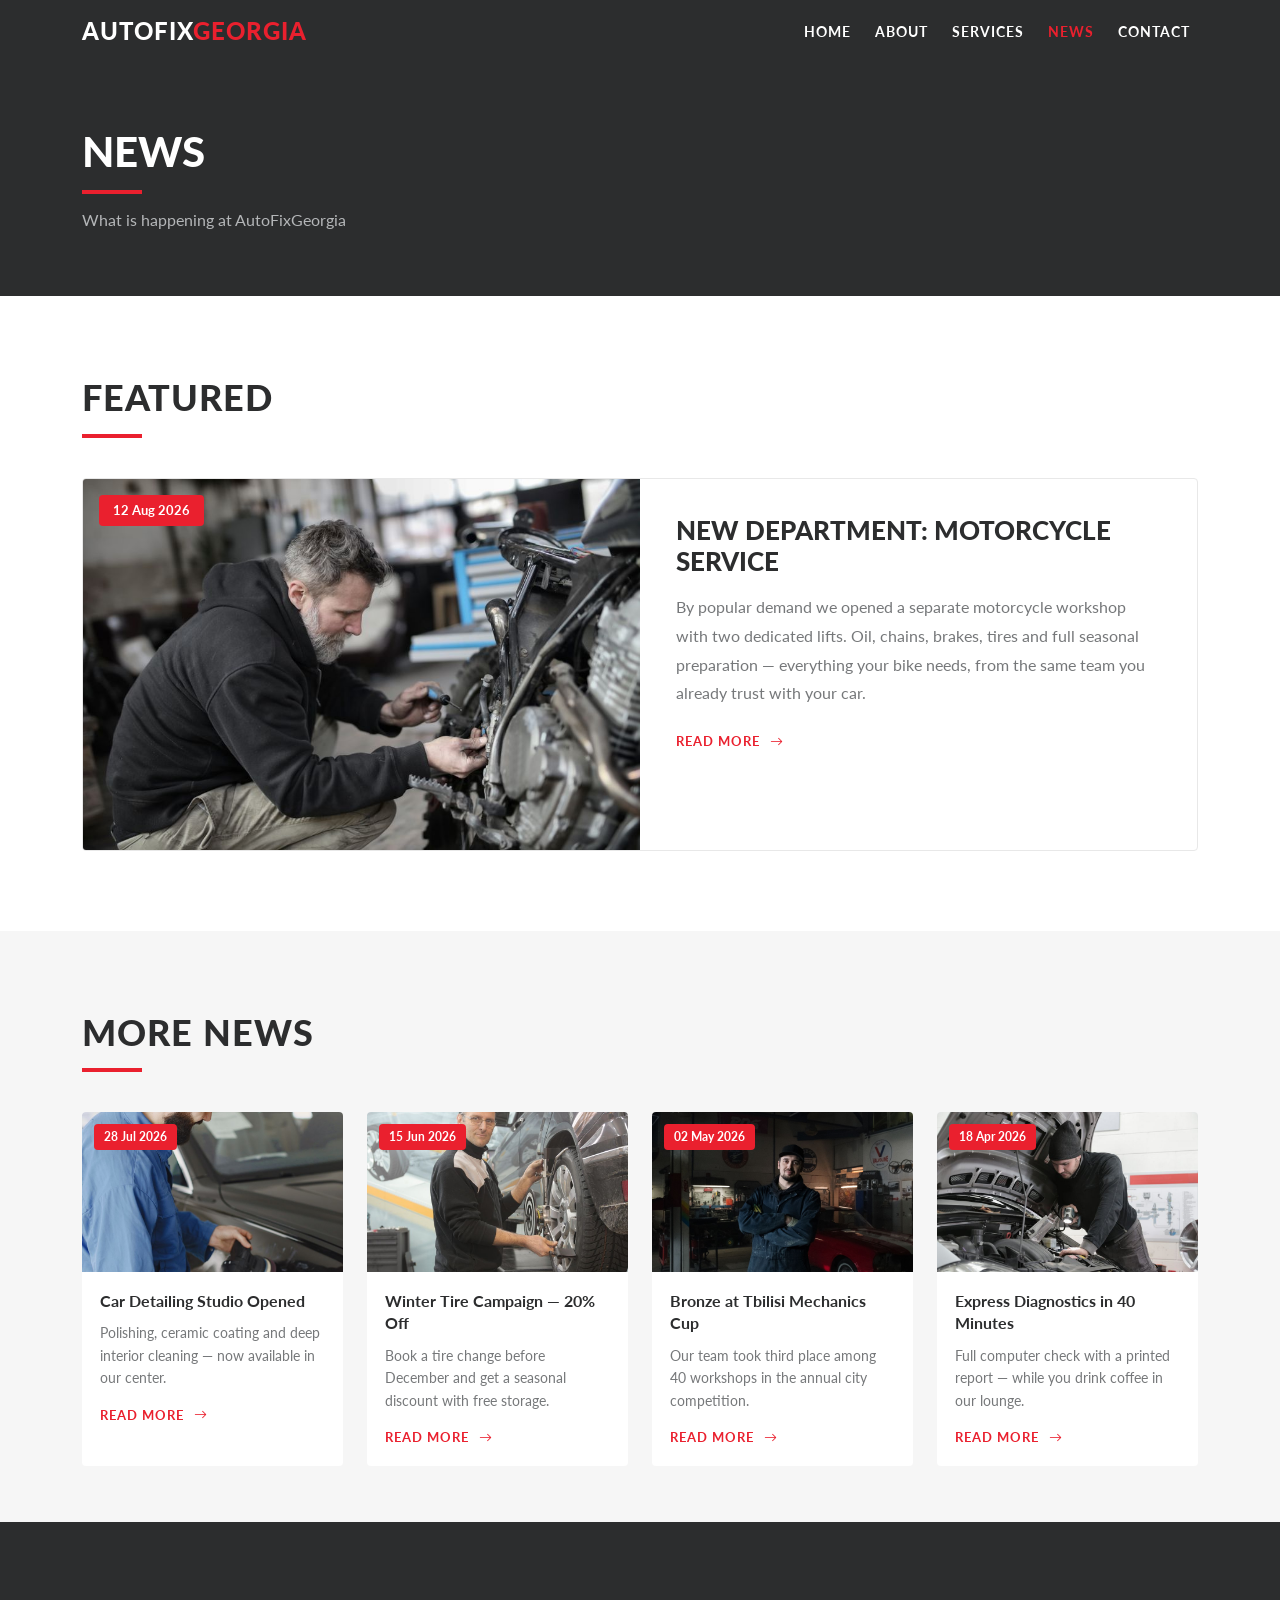
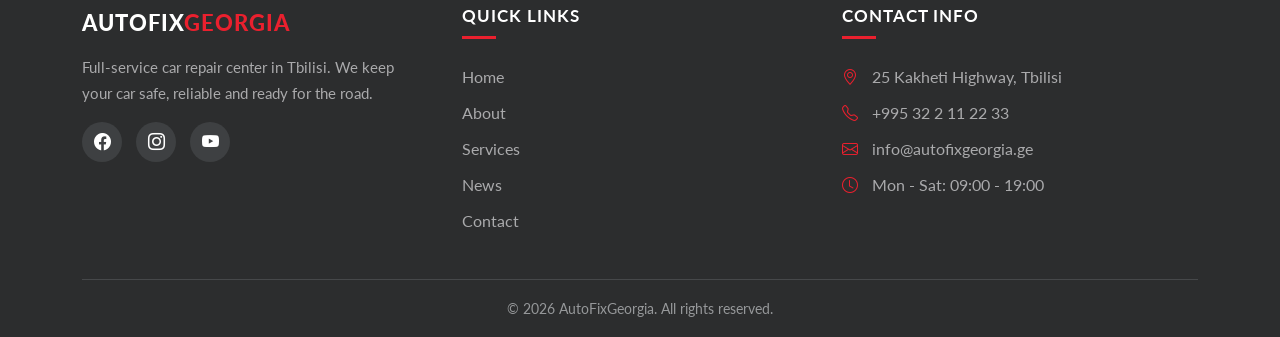
<file: news.html>
<!DOCTYPE html>
<html lang="en">
<head>
    <meta charset="UTF-8">
    <meta name="viewport" content="width=device-width, initial-scale=1.0">
    <!-- ! bootstrap-ის css -->
    <link href="https://cdn.jsdelivr.net/npm/bootstrap@5.2.3/dist/css/bootstrap.min.css" rel="stylesheet">
    <!-- ! bootstrap-ის აიქონები -->
    <link rel="stylesheet" href="https://cdn.jsdelivr.net/npm/bootstrap-icons@1.13.1/font/bootstrap-icons.min.css">
    <!-- ! favicon -->
    <link rel="icon" type="image/svg+xml" href="./images/favicon.svg">
    <!-- ! scss-დან დაკომპილირებული css -->
    <link rel="stylesheet" href="./css/style.css">
    <title>AutoFixGeorgia - News</title>
</head>
<body>

    <!-- ! header-start (საერთო ნავიგაცია) -->
    <header>
        <nav class="navbar navbar-expand-lg navbar-dark sticky-top site-header">
            <div class="container">
                <a class="navbar-brand site-header__logo" href="index.html">AUTOFIX<span>GEORGIA</span></a>

                <!-- ბურგერის ღილაკი პატარა ეკრანისთვის -->
                <button class="navbar-toggler" type="button" data-bs-toggle="collapse" data-bs-target="#mainNav" aria-controls="mainNav" aria-expanded="false" aria-label="Toggle navigation">
                    <span class="navbar-toggler-icon"></span>
                </button>

                <div class="collapse navbar-collapse" id="mainNav">
                    <ul class="navbar-nav ms-auto align-items-lg-center">
                        <li class="nav-item"><a class="nav-link" href="index.html">Home</a></li>
                        <li class="nav-item"><a class="nav-link" href="about.html">About</a></li>
                        <li class="nav-item"><a class="nav-link" href="services.html">Services</a></li>
                        <li class="nav-item"><a class="nav-link active" aria-current="page" href="news.html">News</a></li>
                        <li class="nav-item"><a class="nav-link" href="contact.html">Contact</a></li>
                    </ul>
                </div>
            </div>
        </nav>
    </header>
    <!-- ! header-end -->

    <!-- ! page-banner-start (გვერდის სათაური) -->
    <section class="page-banner">
        <div class="container">
            <h1 class="page-banner__title">News</h1>
            <p class="page-banner__text">What is happening at AutoFixGeorgia</p>
        </div>
    </section>
    <!-- ! page-banner-end -->


    <!-- ! featured-news-start (მთავარი სიახლე) -->
    <section class="news-featured section-space">
        <div class="container">
            <h2 class="section-title">Featured</h2>

            <div class="row g-0 news-featured__card">
                <div class="col-lg-6 news-featured__img-box">
                    <img src="./images/news-motorcycles.jpg" alt="mechanic repairing a motorcycle" class="news-featured__img">
                    <span class="news-featured__badge">12 Aug 2026</span>
                </div>

                <div class="col-lg-6 news-featured__body">
                    <h3 class="news-featured__title">New Department: Motorcycle Service</h3>
                    <p class="news-featured__text">
                        By popular demand we opened a separate motorcycle workshop with two
                        dedicated lifts. Oil, chains, brakes, tires and full seasonal
                        preparation — everything your bike needs, from the same team
                        you already trust with your car.
                    </p>
                    <a href="services.html" class="news-link">Read More <i class="bi bi-arrow-right"></i></a>
                </div>
            </div>
        </div>
    </section>
    <!-- ! featured-news-end -->


    <!-- ! news-grid-start (სიახლეების ბადე) -->
    <section class="news-grid section-space">
        <div class="container">
            <h2 class="section-title">More News</h2>

            <div class="row gy-4">
                <div class="col-lg-3 col-md-6">
                    <div class="news-card">
                        <div class="news-card__img-box">
                            <img src="./images/news-detailing.jpg" alt="mechanic polishing a black car" class="news-card__img">
                            <span class="news-card__badge">28 Jul 2026</span>
                        </div>
                        <div class="news-card__body">
                            <h3 class="news-card__title">Car Detailing Studio Opened</h3>
                            <p class="news-card__text">Polishing, ceramic coating and deep interior cleaning — now available in our center.</p>
                            <a href="services.html" class="news-link">Read More <i class="bi bi-arrow-right"></i></a>
                        </div>
                    </div>
                </div>

                <div class="col-lg-3 col-md-6">
                    <div class="news-card">
                        <div class="news-card__img-box">
                            <img src="./images/service-brake.jpg" alt="mechanic changing a car wheel" class="news-card__img">
                            <span class="news-card__badge">15 Jun 2026</span>
                        </div>
                        <div class="news-card__body">
                            <h3 class="news-card__title">Winter Tire Campaign — 20% Off</h3>
                            <p class="news-card__text">Book a tire change before December and get a seasonal discount with free storage.</p>
                            <a href="contact.html" class="news-link">Read More <i class="bi bi-arrow-right"></i></a>
                        </div>
                    </div>
                </div>

                <div class="col-lg-3 col-md-6">
                    <div class="news-card">
                        <div class="news-card__img-box">
                            <img src="./images/hero-banner-3.jpg" alt="our technician in the workshop" class="news-card__img">
                            <span class="news-card__badge">02 May 2026</span>
                        </div>
                        <div class="news-card__body">
                            <h3 class="news-card__title">Bronze at Tbilisi Mechanics Cup</h3>
                            <p class="news-card__text">Our team took third place among 40 workshops in the annual city competition.</p>
                            <a href="about.html" class="news-link">Read More <i class="bi bi-arrow-right"></i></a>
                        </div>
                    </div>
                </div>

                <div class="col-lg-3 col-md-6">
                    <div class="news-card">
                        <div class="news-card__img-box">
                            <img src="./images/service-diagnostics.jpg" alt="engine inspection with a work light" class="news-card__img">
                            <span class="news-card__badge">18 Apr 2026</span>
                        </div>
                        <div class="news-card__body">
                            <h3 class="news-card__title">Express Diagnostics in 40 Minutes</h3>
                            <p class="news-card__text">Full computer check with a printed report — while you drink coffee in our lounge.</p>
                            <a href="services.html" class="news-link">Read More <i class="bi bi-arrow-right"></i></a>
                        </div>
                    </div>
                </div>
            </div>
        </div>
    </section>
    <!-- ! news-grid-end -->

    <!-- ! footer-start (საერთო ფუტერი) -->
    <footer class="site-footer">
        <div class="container">
            <div class="row gy-4 site-footer__top">
                <div class="col-lg-4 col-md-6">
                    <p class="site-footer__logo">AUTOFIX<span>GEORGIA</span></p>
                    <p class="site-footer__text">
                        Full-service car repair center in Tbilisi. We keep your car
                        safe, reliable and ready for the road.
                    </p>
                    <div class="site-footer__socials">
                        <a href="https://www.facebook.com" target="_blank" class="site-footer__social-link" aria-label="Facebook"><i class="bi bi-facebook"></i></a>
                        <a href="https://www.instagram.com" target="_blank" class="site-footer__social-link" aria-label="Instagram"><i class="bi bi-instagram"></i></a>
                        <a href="https://www.youtube.com" target="_blank" class="site-footer__social-link" aria-label="YouTube"><i class="bi bi-youtube"></i></a>
                    </div>
                </div>

                <div class="col-lg-4 col-md-6">
                    <h4 class="site-footer__title">Quick Links</h4>
                    <ul class="site-footer__list">
                        <li><a href="index.html" class="site-footer__link">Home</a></li>
                        <li><a href="about.html" class="site-footer__link">About</a></li>
                        <li><a href="services.html" class="site-footer__link">Services</a></li>
                        <li><a href="news.html" class="site-footer__link">News</a></li>
                        <li><a href="contact.html" class="site-footer__link">Contact</a></li>
                    </ul>
                </div>

                <div class="col-lg-4 col-md-6">
                    <h4 class="site-footer__title">Contact Info</h4>
                    <ul class="site-footer__list">
                        <li class="site-footer__info"><i class="bi bi-geo-alt"></i> 25 Kakheti Highway, Tbilisi</li>
                        <li class="site-footer__info"><i class="bi bi-telephone"></i> +995 32 2 11 22 33</li>
                        <li class="site-footer__info"><i class="bi bi-envelope"></i> info@autofixgeorgia.ge</li>
                        <li class="site-footer__info"><i class="bi bi-clock"></i> Mon - Sat: 09:00 - 19:00</li>
                    </ul>
                </div>
            </div>

            <div class="site-footer__bottom">
                <p>© 2026 AutoFixGeorgia. All rights reserved.</p>
            </div>
        </div>
    </footer>
    <!-- ! footer-end -->

    <!-- ! bootstrap-ის js (ბურგერ-მენიუსთვის) -->
    <script src="https://cdn.jsdelivr.net/npm/bootstrap@5.2.3/dist/js/bootstrap.bundle.min.js"></script>
</body>
</html>
</file>
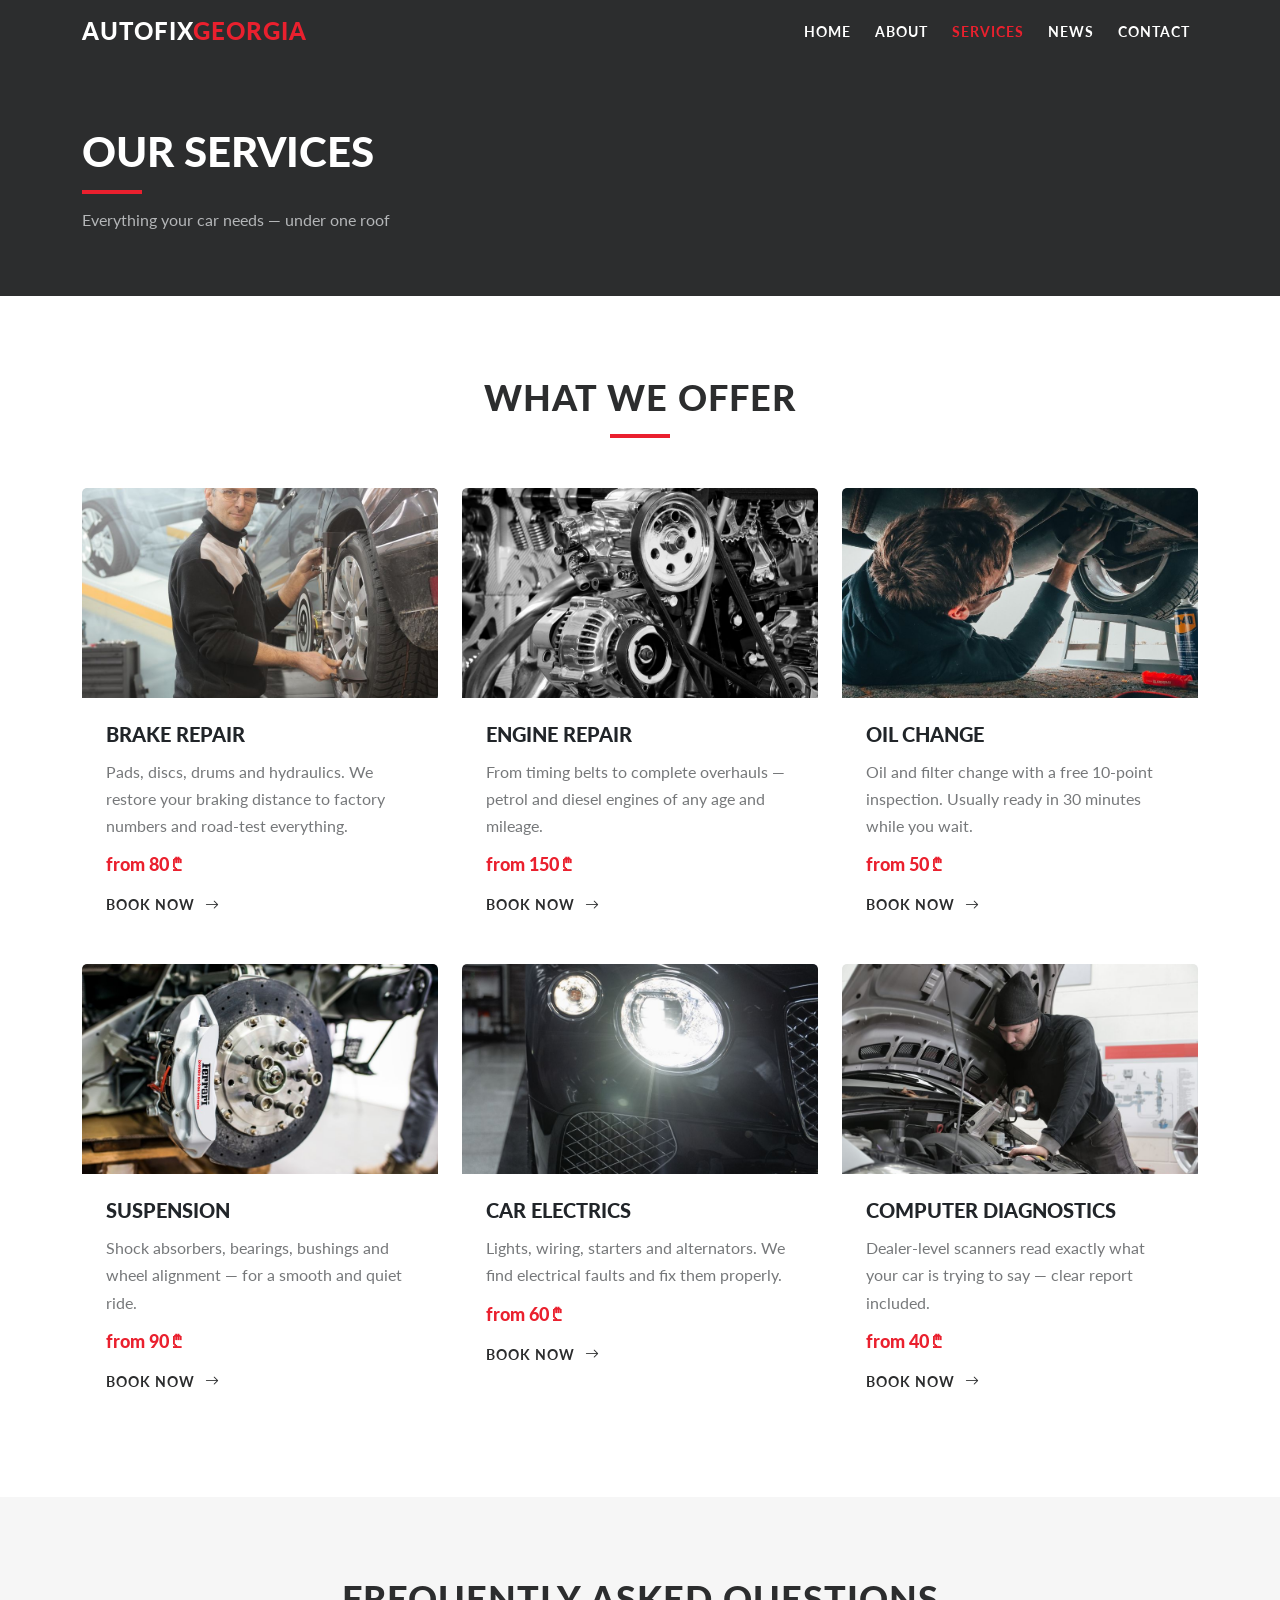
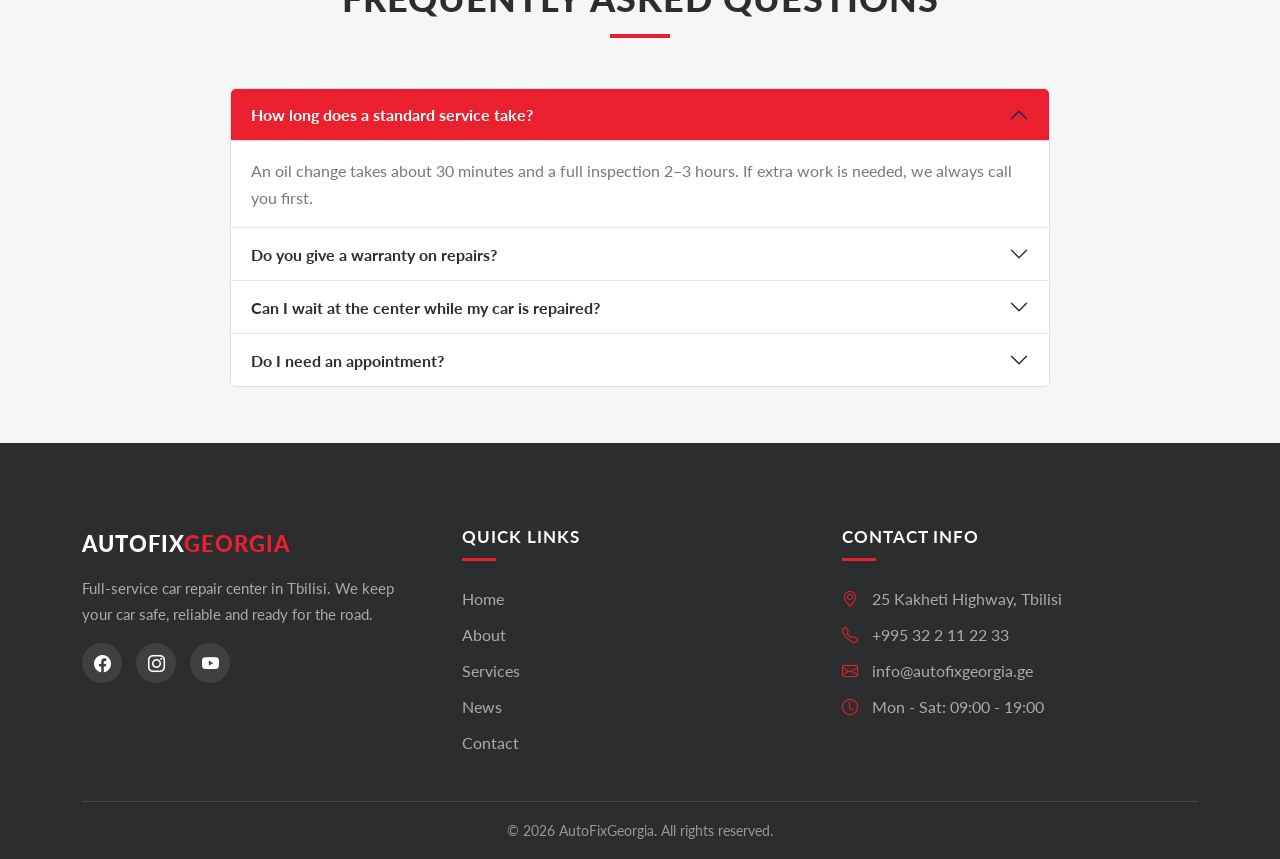
<file: services.html>
<!DOCTYPE html>
<html lang="en">
<head>
    <meta charset="UTF-8">
    <meta name="viewport" content="width=device-width, initial-scale=1.0">
    <!-- ! bootstrap-ის css -->
    <link href="https://cdn.jsdelivr.net/npm/bootstrap@5.2.3/dist/css/bootstrap.min.css" rel="stylesheet">
    <!-- ! bootstrap-ის აიქონები -->
    <link rel="stylesheet" href="https://cdn.jsdelivr.net/npm/bootstrap-icons@1.13.1/font/bootstrap-icons.min.css">
    <!-- ! favicon -->
    <link rel="icon" type="image/svg+xml" href="./images/favicon.svg">
    <!-- ! scss-დან დაკომპილირებული css -->
    <link rel="stylesheet" href="./css/style.css">
    <title>AutoFixGeorgia - Services</title>
</head>
<body>

    <!-- ! header-start (საერთო ნავიგაცია) -->
    <header>
        <nav class="navbar navbar-expand-lg navbar-dark sticky-top site-header">
            <div class="container">
                <a class="navbar-brand site-header__logo" href="index.html">AUTOFIX<span>GEORGIA</span></a>

                <!-- ბურგერის ღილაკი პატარა ეკრანისთვის -->
                <button class="navbar-toggler" type="button" data-bs-toggle="collapse" data-bs-target="#mainNav" aria-controls="mainNav" aria-expanded="false" aria-label="Toggle navigation">
                    <span class="navbar-toggler-icon"></span>
                </button>

                <div class="collapse navbar-collapse" id="mainNav">
                    <ul class="navbar-nav ms-auto align-items-lg-center">
                        <li class="nav-item"><a class="nav-link" href="index.html">Home</a></li>
                        <li class="nav-item"><a class="nav-link" href="about.html">About</a></li>
                        <li class="nav-item"><a class="nav-link active" aria-current="page" href="services.html">Services</a></li>
                        <li class="nav-item"><a class="nav-link" href="news.html">News</a></li>
                        <li class="nav-item"><a class="nav-link" href="contact.html">Contact</a></li>
                    </ul>
                </div>
            </div>
        </nav>
    </header>
    <!-- ! header-end -->

    <!-- ! page-banner-start (გვერდის სათაური) -->
    <section class="page-banner">
        <div class="container">
            <h1 class="page-banner__title">Our Services</h1>
            <p class="page-banner__text">Everything your car needs — under one roof</p>
        </div>
    </section>
    <!-- ! page-banner-end -->


    <!-- ! services-grid-start (6 სერვისის ბარათი) -->
    <section class="services-grid section-space">
        <div class="container">
            <h2 class="section-title section-title--center">What We Offer</h2>

            <div class="row gy-4">
                <div class="col-lg-4 col-md-6">
                    <div class="card service-card">
                        <img src="./images/service-brake.jpg" class="card-img-top service-card__img" alt="mechanic working on car wheel and brakes">
                        <div class="card-body service-card__body">
                            <h3 class="card-title service-card__title">Brake Repair</h3>
                            <p class="card-text service-card__text">Pads, discs, drums and hydraulics. We restore your braking distance to factory numbers and road-test everything.</p>
                            <p class="service-card__price">from 80 ₾</p>
                            <a href="contact.html" class="service-card__link">Book Now <i class="bi bi-arrow-right"></i></a>
                        </div>
                    </div>
                </div>

                <div class="col-lg-4 col-md-6">
                    <div class="card service-card">
                        <img src="./images/service-engine.jpg" class="card-img-top service-card__img" alt="close view of a car engine">
                        <div class="card-body service-card__body">
                            <h3 class="card-title service-card__title">Engine Repair</h3>
                            <p class="card-text service-card__text">From timing belts to complete overhauls — petrol and diesel engines of any age and mileage.</p>
                            <p class="service-card__price">from 150 ₾</p>
                            <a href="contact.html" class="service-card__link">Book Now <i class="bi bi-arrow-right"></i></a>
                        </div>
                    </div>
                </div>

                <div class="col-lg-4 col-md-6">
                    <div class="card service-card">
                        <img src="./images/service-oil.jpg" class="card-img-top service-card__img" alt="mechanic changing oil under the car">
                        <div class="card-body service-card__body">
                            <h3 class="card-title service-card__title">Oil Change</h3>
                            <p class="card-text service-card__text">Oil and filter change with a free 10-point inspection. Usually ready in 30 minutes while you wait.</p>
                            <p class="service-card__price">from 50 ₾</p>
                            <a href="contact.html" class="service-card__link">Book Now <i class="bi bi-arrow-right"></i></a>
                        </div>
                    </div>
                </div>

                <div class="col-lg-4 col-md-6">
                    <div class="card service-card">
                        <img src="./images/service-suspension.jpg" class="card-img-top service-card__img" alt="car wheel hub and brake disc close up">
                        <div class="card-body service-card__body">
                            <h3 class="card-title service-card__title">Suspension</h3>
                            <p class="card-text service-card__text">Shock absorbers, bearings, bushings and wheel alignment — for a smooth and quiet ride.</p>
                            <p class="service-card__price">from 90 ₾</p>
                            <a href="contact.html" class="service-card__link">Book Now <i class="bi bi-arrow-right"></i></a>
                        </div>
                    </div>
                </div>

                <div class="col-lg-4 col-md-6">
                    <div class="card service-card">
                        <img src="./images/service-electrics.jpg" class="card-img-top service-card__img" alt="car headlight glowing in the dark garage">
                        <div class="card-body service-card__body">
                            <h3 class="card-title service-card__title">Car Electrics</h3>
                            <p class="card-text service-card__text">Lights, wiring, starters and alternators. We find electrical faults and fix them properly.</p>
                            <p class="service-card__price">from 60 ₾</p>
                            <a href="contact.html" class="service-card__link">Book Now <i class="bi bi-arrow-right"></i></a>
                        </div>
                    </div>
                </div>

                <div class="col-lg-4 col-md-6">
                    <div class="card service-card">
                        <img src="./images/service-diagnostics.jpg" class="card-img-top service-card__img" alt="mechanic inspecting engine with a work light">
                        <div class="card-body service-card__body">
                            <h3 class="card-title service-card__title">Computer Diagnostics</h3>
                            <p class="card-text service-card__text">Dealer-level scanners read exactly what your car is trying to say — clear report included.</p>
                            <p class="service-card__price">from 40 ₾</p>
                            <a href="contact.html" class="service-card__link">Book Now <i class="bi bi-arrow-right"></i></a>
                        </div>
                    </div>
                </div>
            </div>
        </div>
    </section>
    <!-- ! services-grid-end -->


    <!-- ! faq-start (Bootstrap Accordion) -->
    <section class="services-faq section-space">
        <div class="container">
            <h2 class="section-title section-title--center">Frequently Asked Questions</h2>

            <div class="accordion services-faq__accordion" id="faqAccordion">
                <div class="accordion-item">
                    <h3 class="accordion-header" id="faqHead1">
                        <button class="accordion-button" type="button" data-bs-toggle="collapse" data-bs-target="#faq1" aria-expanded="true" aria-controls="faq1">
                            How long does a standard service take?
                        </button>
                    </h3>
                    <div id="faq1" class="accordion-collapse collapse show" aria-labelledby="faqHead1" data-bs-parent="#faqAccordion">
                        <div class="accordion-body">
                            An oil change takes about 30 minutes and a full inspection 2–3 hours.
                            If extra work is needed, we always call you first.
                        </div>
                    </div>
                </div>

                <div class="accordion-item">
                    <h3 class="accordion-header" id="faqHead2">
                        <button class="accordion-button collapsed" type="button" data-bs-toggle="collapse" data-bs-target="#faq2" aria-expanded="false" aria-controls="faq2">
                            Do you give a warranty on repairs?
                        </button>
                    </h3>
                    <div id="faq2" class="accordion-collapse collapse" aria-labelledby="faqHead2" data-bs-parent="#faqAccordion">
                        <div class="accordion-body">
                            Yes — every repair and every part we install comes with
                            a 12-month written warranty.
                        </div>
                    </div>
                </div>

                <div class="accordion-item">
                    <h3 class="accordion-header" id="faqHead3">
                        <button class="accordion-button collapsed" type="button" data-bs-toggle="collapse" data-bs-target="#faq3" aria-expanded="false" aria-controls="faq3">
                            Can I wait at the center while my car is repaired?
                        </button>
                    </h3>
                    <div id="faq3" class="accordion-collapse collapse" aria-labelledby="faqHead3" data-bs-parent="#faqAccordion">
                        <div class="accordion-body">
                            Of course. We have a waiting area with Wi-Fi and coffee,
                            and most small jobs are finished the same day.
                        </div>
                    </div>
                </div>

                <div class="accordion-item">
                    <h3 class="accordion-header" id="faqHead4">
                        <button class="accordion-button collapsed" type="button" data-bs-toggle="collapse" data-bs-target="#faq4" aria-expanded="false" aria-controls="faq4">
                            Do I need an appointment?
                        </button>
                    </h3>
                    <div id="faq4" class="accordion-collapse collapse" aria-labelledby="faqHead4" data-bs-parent="#faqAccordion">
                        <div class="accordion-body">
                            Walk-ins are welcome, but booked visits get priority —
                            call us or use the contact form.
                        </div>
                    </div>
                </div>
            </div>
        </div>
    </section>
    <!-- ! faq-end -->

    <!-- ! footer-start (საერთო ფუტერი) -->
    <footer class="site-footer">
        <div class="container">
            <div class="row gy-4 site-footer__top">
                <div class="col-lg-4 col-md-6">
                    <p class="site-footer__logo">AUTOFIX<span>GEORGIA</span></p>
                    <p class="site-footer__text">
                        Full-service car repair center in Tbilisi. We keep your car
                        safe, reliable and ready for the road.
                    </p>
                    <div class="site-footer__socials">
                        <a href="https://www.facebook.com" target="_blank" class="site-footer__social-link" aria-label="Facebook"><i class="bi bi-facebook"></i></a>
                        <a href="https://www.instagram.com" target="_blank" class="site-footer__social-link" aria-label="Instagram"><i class="bi bi-instagram"></i></a>
                        <a href="https://www.youtube.com" target="_blank" class="site-footer__social-link" aria-label="YouTube"><i class="bi bi-youtube"></i></a>
                    </div>
                </div>

                <div class="col-lg-4 col-md-6">
                    <h4 class="site-footer__title">Quick Links</h4>
                    <ul class="site-footer__list">
                        <li><a href="index.html" class="site-footer__link">Home</a></li>
                        <li><a href="about.html" class="site-footer__link">About</a></li>
                        <li><a href="services.html" class="site-footer__link">Services</a></li>
                        <li><a href="news.html" class="site-footer__link">News</a></li>
                        <li><a href="contact.html" class="site-footer__link">Contact</a></li>
                    </ul>
                </div>

                <div class="col-lg-4 col-md-6">
                    <h4 class="site-footer__title">Contact Info</h4>
                    <ul class="site-footer__list">
                        <li class="site-footer__info"><i class="bi bi-geo-alt"></i> 25 Kakheti Highway, Tbilisi</li>
                        <li class="site-footer__info"><i class="bi bi-telephone"></i> +995 32 2 11 22 33</li>
                        <li class="site-footer__info"><i class="bi bi-envelope"></i> info@autofixgeorgia.ge</li>
                        <li class="site-footer__info"><i class="bi bi-clock"></i> Mon - Sat: 09:00 - 19:00</li>
                    </ul>
                </div>
            </div>

            <div class="site-footer__bottom">
                <p>© 2026 AutoFixGeorgia. All rights reserved.</p>
            </div>
        </div>
    </footer>
    <!-- ! footer-end -->

    <!-- ! bootstrap-ის js (ბურგერ-მენიუსთვის) -->
    <script src="https://cdn.jsdelivr.net/npm/bootstrap@5.2.3/dist/js/bootstrap.bundle.min.js"></script>
</body>
</html>
</file>
<file: css/style.css>
@import url("https://fonts.googleapis.com/css2?family=Lato:wght@300;400;700;900&display=swap");
* {
  margin: 0;
  padding: 0;
  box-sizing: border-box;
}

body {
  font-family: "Lato", sans-serif;
  color: rgb(44, 45, 46);
}

img {
  max-width: 100%;
}

.section-space {
  padding-top: 80px;
  padding-bottom: 80px;
}

.section-title {
  font-size: 36px;
  font-weight: 900;
  text-transform: uppercase;
  letter-spacing: 1px;
}
.section-title::after {
  content: "";
  display: block;
  width: 60px;
  height: 4px;
  background-color: rgb(234, 32, 46);
  margin-top: 14px;
}
.section-title--center {
  text-align: center;
}
.section-title--center::after {
  margin-left: auto;
  margin-right: auto;
}

.page-banner {
  background-color: rgb(44, 45, 46);
  padding: 64px 0;
  color: rgb(255, 255, 255);
}
.page-banner__title {
  font-size: 42px;
  font-weight: 900;
  text-transform: uppercase;
  margin: 0;
}
.page-banner__title::after {
  content: "";
  display: block;
  width: 60px;
  height: 4px;
  background-color: rgb(234, 32, 46);
  margin-top: 14px;
}
.page-banner__text {
  color: rgb(180, 182, 184);
  margin: 14px 0 0;
}

.site-header {
  background-color: rgb(44, 45, 46);
}
.site-header__logo {
  font-weight: 900;
  font-size: 24px;
  letter-spacing: 1px;
}
.site-header__logo span {
  color: rgb(234, 32, 46);
}
.site-header .nav-link {
  color: rgb(255, 255, 255);
  font-weight: 700;
  font-size: 14px;
  text-transform: uppercase;
  letter-spacing: 1px;
  margin-left: 8px;
}
.site-header .nav-link:hover {
  color: rgb(234, 32, 46);
}
.site-header .nav-link.active {
  color: rgb(234, 32, 46);
}

.site-footer {
  background-color: rgb(44, 45, 46);
  color: rgb(255, 255, 255);
}
.site-footer__top {
  padding-top: 60px;
  padding-bottom: 40px;
}
.site-footer__logo {
  font-weight: 900;
  font-size: 22px;
  letter-spacing: 1px;
}
.site-footer__logo span {
  color: rgb(234, 32, 46);
}
.site-footer__text {
  color: rgb(170, 170, 172);
  font-size: 15px;
  line-height: 1.7;
  max-width: 320px;
}
.site-footer__social-link {
  display: inline-flex;
  justify-content: center;
  align-items: center;
  width: 40px;
  height: 40px;
  border-radius: 50%;
  background-color: rgb(62, 64, 66);
  color: rgb(255, 255, 255);
  font-size: 17px;
  margin-right: 10px;
  transition: background-color 0.3s ease-in-out;
}
.site-footer__social-link:hover {
  background-color: rgb(234, 32, 46);
  color: rgb(255, 255, 255);
}
.site-footer__title {
  font-size: 17px;
  font-weight: 700;
  text-transform: uppercase;
  letter-spacing: 1px;
  margin-bottom: 20px;
}
.site-footer__title::after {
  content: "";
  display: block;
  width: 34px;
  height: 3px;
  background-color: rgb(234, 32, 46);
  margin-top: 10px;
}
.site-footer__list {
  list-style: none;
  padding: 0;
  margin: 0;
}
.site-footer__link {
  display: inline-block;
  color: rgb(170, 170, 172);
  text-decoration: none;
  padding: 6px 0;
  transition: color 0.3s ease-in-out;
}
.site-footer__link:hover {
  color: rgb(234, 32, 46);
}
.site-footer__info {
  color: rgb(170, 170, 172);
  padding: 6px 0;
}
.site-footer__info i {
  color: rgb(234, 32, 46);
  margin-right: 10px;
}
.site-footer__bottom {
  border-top: 1px solid rgb(70, 72, 74);
  padding: 18px 0;
  text-align: center;
}
.site-footer__bottom p {
  margin: 0;
  color: rgb(150, 152, 154);
  font-size: 14px;
}

.hero__img {
  height: 82vh;
  object-fit: cover;
  filter: brightness(0.45);
}
.hero__caption {
  text-align: left;
  left: 8%;
  right: 8%;
  bottom: auto;
  top: 50%;
  transform: translateY(-50%);
  max-width: 620px;
  z-index: 2;
}
.hero__title {
  font-size: 52px;
  font-weight: 900;
  text-transform: uppercase;
  line-height: 1.15;
}
.hero__title span {
  color: rgb(234, 32, 46);
}
.hero__text {
  font-size: 17px;
  color: rgb(225, 225, 225);
  margin: 18px 0 28px;
}
.hero__btn {
  display: inline-block;
  padding: 12px 32px;
  background-color: rgb(234, 32, 46);
  color: rgb(255, 255, 255);
  font-family: "Lato", sans-serif;
  font-size: 14px;
  font-weight: 700;
  letter-spacing: 2px;
  text-transform: uppercase;
  text-decoration: none;
  border: none;
  border-radius: 4px;
  cursor: pointer;
  transition: background-color 0.3s ease-in-out, color 0.3s ease-in-out;
}
.hero__btn:hover {
  background-color: rgb(255, 255, 255);
  color: rgb(44, 45, 46);
}

.promo__item {
  border-left: 4px solid rgb(234, 32, 46);
  padding: 10px 20px 10px 24px;
  height: 100%;
  transition: background-color 0.3s ease-in-out;
}
.promo__item:hover {
  background-color: rgb(246, 246, 246);
}
.promo__title {
  font-size: 24px;
  font-weight: 900;
  text-transform: uppercase;
  line-height: 1.25;
}
.promo__title span {
  display: block;
  color: rgb(234, 32, 46);
}
.promo__text {
  color: rgb(118, 120, 122);
  line-height: 1.7;
  margin: 16px 0 18px;
}
.promo__link {
  color: rgb(234, 32, 46);
  font-weight: 700;
  font-size: 14px;
  text-transform: uppercase;
  letter-spacing: 1px;
  text-decoration: none;
  transition: color 0.3s ease-in-out;
}
.promo__link i {
  margin-left: 6px;
}
.promo__link:hover {
  color: rgb(44, 45, 46);
}

.advantages {
  background-color: rgb(44, 45, 46);
}
.advantages .section-title {
  color: rgb(255, 255, 255);
  margin-bottom: 50px;
}
.advantages__card {
  background-color: rgb(58, 60, 62);
  border-radius: 4px;
  padding: 34px 24px;
  height: 100%;
  text-align: center;
  transition: transform 0.3s ease-in-out, background-color 0.3s ease-in-out;
}
.advantages__card:hover {
  transform: translateY(-8px);
  background-color: rgb(66, 68, 70);
}
.advantages__icon {
  width: 64px;
  height: 64px;
  margin: 0 auto 18px;
  background-color: rgb(234, 32, 46);
  border-radius: 4px;
  display: flex;
  justify-content: center;
  align-items: center;
  font-size: 28px;
  color: rgb(255, 255, 255);
}
.advantages__name {
  font-size: 18px;
  font-weight: 700;
  text-transform: uppercase;
  letter-spacing: 1px;
  color: rgb(255, 255, 255);
  margin-bottom: 12px;
}
.advantages__text {
  font-size: 15px;
  color: rgb(176, 178, 180);
  line-height: 1.7;
  margin: 0;
}

.services-preview {
  background-color: rgb(246, 246, 246);
}
.services-preview .section-title {
  margin-bottom: 50px;
}
.services-preview__more {
  margin-top: 44px;
}
.services-preview__btn {
  display: inline-block;
  padding: 12px 32px;
  background-color: rgb(234, 32, 46);
  color: rgb(255, 255, 255);
  font-family: "Lato", sans-serif;
  font-size: 14px;
  font-weight: 700;
  letter-spacing: 2px;
  text-transform: uppercase;
  text-decoration: none;
  border: none;
  border-radius: 4px;
  cursor: pointer;
  transition: background-color 0.3s ease-in-out, color 0.3s ease-in-out;
}
.services-preview__btn:hover {
  background-color: rgb(44, 45, 46);
  color: rgb(255, 255, 255);
}

.service-card {
  border: none;
  border-radius: 4px;
  overflow: hidden;
  height: 100%;
  transition: transform 0.3s ease-in-out, box-shadow 0.3s ease-in-out;
}
.service-card:hover {
  transform: translateY(-8px);
  box-shadow: 0 14px 28px rgba(0, 0, 0, 0.15);
}
.service-card__img {
  height: 210px;
  object-fit: cover;
}
.service-card__body {
  padding: 24px;
}
.service-card__title {
  font-size: 20px;
  font-weight: 900;
  text-transform: uppercase;
}
.service-card__text {
  color: rgb(118, 120, 122);
  line-height: 1.7;
  margin: 12px 0;
}
.service-card__price {
  color: rgb(234, 32, 46);
  font-size: 18px;
  font-weight: 900;
  margin-bottom: 14px;
}
.service-card__link {
  color: rgb(44, 45, 46);
  font-weight: 700;
  font-size: 14px;
  text-transform: uppercase;
  letter-spacing: 1px;
  text-decoration: none;
  transition: color 0.3s ease-in-out;
}
.service-card__link i {
  margin-left: 6px;
}
.service-card__link:hover {
  color: rgb(234, 32, 46);
}

.testimonials .section-title {
  margin-bottom: 50px;
}

.testimonial-card {
  position: relative;
  background-color: rgb(255, 255, 255);
  border: 1px solid rgb(232, 232, 232);
  border-radius: 4px;
  padding: 30px 26px;
  height: 100%;
  transition: box-shadow 0.3s ease-in-out;
}
.testimonial-card:hover {
  box-shadow: 0 12px 24px rgba(0, 0, 0, 0.1);
}
.testimonial-card__quote {
  position: absolute;
  top: 10px;
  right: 20px;
  font-size: 44px;
  color: rgb(235, 235, 235);
}
.testimonial-card__stars {
  color: rgb(234, 32, 46);
  font-size: 15px;
  letter-spacing: 3px;
  margin-bottom: 14px;
}
.testimonial-card__text {
  color: rgb(118, 120, 122);
  line-height: 1.7;
  font-style: italic;
}
.testimonial-card__person {
  display: flex;
  align-items: center;
  gap: 12px;
  margin-top: 18px;
}
.testimonial-card__avatar {
  width: 46px;
  height: 46px;
  background-color: rgb(44, 45, 46);
  color: rgb(255, 255, 255);
  border-radius: 50%;
  display: flex;
  justify-content: center;
  align-items: center;
  font-weight: 700;
  font-size: 14px;
}
.testimonial-card__name {
  font-weight: 700;
  margin: 0;
}
.testimonial-card__role {
  color: rgb(118, 120, 122);
  font-size: 13px;
  margin: 0;
}

.about-story__img {
  width: 100%;
  border-radius: 4px;
}
.about-story .section-title {
  margin-bottom: 24px;
}
.about-story__text {
  color: rgb(118, 120, 122);
  line-height: 1.8;
}
.about-story__stats {
  margin-top: 30px;
}
.about-story__number {
  color: rgb(234, 32, 46);
  font-size: 30px;
  font-weight: 900;
  margin: 0;
}
.about-story__label {
  color: rgb(118, 120, 122);
  font-size: 13px;
  margin: 4px 0 0;
}

.about-steps {
  background-color: rgb(246, 246, 246);
}
.about-steps .section-title {
  margin-bottom: 50px;
}
.about-steps__item {
  text-align: center;
  padding: 0 14px;
}
.about-steps__circle {
  width: 58px;
  height: 58px;
  margin: 0 auto 18px;
  background-color: rgb(234, 32, 46);
  color: rgb(255, 255, 255);
  border-radius: 50%;
  display: flex;
  justify-content: center;
  align-items: center;
  font-size: 24px;
  font-weight: 900;
}
.about-steps__name {
  font-size: 19px;
  font-weight: 700;
  text-transform: uppercase;
  margin-bottom: 10px;
}
.about-steps__text {
  color: rgb(118, 120, 122);
  line-height: 1.7;
}

.about-cta {
  background-color: rgb(234, 32, 46);
  padding: 60px 0;
  color: rgb(255, 255, 255);
}
.about-cta__title {
  font-size: 32px;
  font-weight: 900;
  text-transform: uppercase;
}
.about-cta__text {
  margin: 12px 0 26px;
}
.about-cta__btn {
  display: inline-block;
  padding: 12px 32px;
  background-color: rgb(255, 255, 255);
  color: rgb(44, 45, 46);
  font-family: "Lato", sans-serif;
  font-size: 14px;
  font-weight: 700;
  letter-spacing: 2px;
  text-transform: uppercase;
  text-decoration: none;
  border: none;
  border-radius: 4px;
  cursor: pointer;
  transition: background-color 0.3s ease-in-out, color 0.3s ease-in-out;
}
.about-cta__btn:hover {
  background-color: rgb(44, 45, 46);
  color: rgb(255, 255, 255);
}

.services-grid .section-title {
  margin-bottom: 50px;
}

.services-faq {
  background-color: rgb(246, 246, 246);
}
.services-faq .section-title {
  margin-bottom: 50px;
}
.services-faq__accordion {
  max-width: 820px;
  margin: 0 auto;
}
.services-faq .accordion-button {
  font-weight: 700;
  color: rgb(44, 45, 46);
}
.services-faq .accordion-button:not(.collapsed) {
  background-color: rgb(234, 32, 46);
  color: rgb(255, 255, 255);
}
.services-faq .accordion-button:focus {
  box-shadow: none;
}
.services-faq .accordion-body {
  color: rgb(118, 120, 122);
  line-height: 1.7;
}

.news-link {
  color: rgb(234, 32, 46);
  font-weight: 700;
  font-size: 13px;
  text-transform: uppercase;
  letter-spacing: 1px;
  text-decoration: none;
  transition: color 0.3s ease-in-out;
}
.news-link i {
  margin-left: 6px;
}
.news-link:hover {
  color: rgb(44, 45, 46);
}

.news-featured .section-title {
  margin-bottom: 40px;
}
.news-featured__card {
  background-color: rgb(255, 255, 255);
  border: 1px solid rgb(232, 232, 232);
  border-radius: 4px;
  overflow: hidden;
}
.news-featured__img-box {
  position: relative;
}
.news-featured__img {
  width: 100%;
  height: 100%;
  min-height: 300px;
  object-fit: cover;
  display: block;
}
.news-featured__badge {
  position: absolute;
  top: 16px;
  left: 16px;
  background-color: rgb(234, 32, 46);
  color: rgb(255, 255, 255);
  font-size: 13px;
  font-weight: 700;
  padding: 6px 14px;
  border-radius: 4px;
}
.news-featured__body {
  padding: 36px;
}
.news-featured__title {
  font-size: 26px;
  font-weight: 900;
  text-transform: uppercase;
  margin-bottom: 16px;
}
.news-featured__text {
  color: rgb(118, 120, 122);
  line-height: 1.8;
  margin-bottom: 20px;
}

.news-grid {
  background-color: rgb(246, 246, 246);
}
.news-grid .section-title {
  margin-bottom: 40px;
}

.news-card {
  background-color: rgb(255, 255, 255);
  border-radius: 4px;
  overflow: hidden;
  height: 100%;
  transition: transform 0.3s ease-in-out, box-shadow 0.3s ease-in-out;
}
.news-card:hover {
  transform: translateY(-6px);
  box-shadow: 0 12px 24px rgba(0, 0, 0, 0.12);
}
.news-card__img-box {
  position: relative;
}
.news-card__img {
  width: 100%;
  height: 160px;
  object-fit: cover;
}
.news-card__badge {
  position: absolute;
  top: 12px;
  left: 12px;
  background-color: rgb(234, 32, 46);
  color: rgb(255, 255, 255);
  font-size: 12px;
  font-weight: 700;
  padding: 4px 10px;
  border-radius: 4px;
}
.news-card__body {
  padding: 18px;
}
.news-card__title {
  font-size: 16px;
  font-weight: 700;
  line-height: 1.4;
  margin-bottom: 10px;
}
.news-card__text {
  font-size: 14px;
  color: rgb(118, 120, 122);
  line-height: 1.6;
  margin-bottom: 12px;
}

.contact-info .section-title {
  margin-bottom: 50px;
}
.contact-info__card {
  background-color: rgb(255, 255, 255);
  border: 1px solid rgb(232, 232, 232);
  border-radius: 4px;
  text-align: center;
  padding: 30px 20px;
  height: 100%;
  transition: transform 0.3s ease-in-out, box-shadow 0.3s ease-in-out;
}
.contact-info__card:hover {
  transform: translateY(-6px);
  box-shadow: 0 12px 24px rgba(0, 0, 0, 0.1);
}
.contact-info__icon {
  width: 58px;
  height: 58px;
  margin: 0 auto 16px;
  background-color: rgb(234, 32, 46);
  color: rgb(255, 255, 255);
  border-radius: 50%;
  display: flex;
  justify-content: center;
  align-items: center;
  font-size: 24px;
}
.contact-info__name {
  font-size: 17px;
  font-weight: 700;
  text-transform: uppercase;
  margin-bottom: 8px;
}
.contact-info__text {
  color: rgb(118, 120, 122);
  font-size: 15px;
  margin: 0;
}
.contact-info__text a {
  color: rgb(118, 120, 122);
  text-decoration: none;
  transition: color 0.3s ease-in-out;
}
.contact-info__text a:hover {
  color: rgb(234, 32, 46);
}

.contact-form-section {
  background-color: rgb(246, 246, 246);
}
.contact-form-section .section-title {
  margin-bottom: 34px;
}

.contact-form__label {
  font-weight: 700;
  font-size: 14px;
}
.contact-form__input {
  padding: 11px 14px;
  border: 1px solid rgb(210, 210, 212);
  border-radius: 4px;
  font-size: 15px;
}
.contact-form__input:focus {
  border-color: rgb(234, 32, 46);
  box-shadow: none;
}
.contact-form__btn {
  display: inline-block;
  padding: 12px 32px;
  background-color: rgb(234, 32, 46);
  color: rgb(255, 255, 255);
  font-family: "Lato", sans-serif;
  font-size: 14px;
  font-weight: 700;
  letter-spacing: 2px;
  text-transform: uppercase;
  text-decoration: none;
  border: none;
  border-radius: 4px;
  cursor: pointer;
  transition: background-color 0.3s ease-in-out, color 0.3s ease-in-out;
  margin-top: 6px;
}
.contact-form__btn:hover {
  background-color: rgb(44, 45, 46);
  color: rgb(255, 255, 255);
}

.contact-side {
  background-color: rgb(44, 45, 46);
  color: rgb(255, 255, 255);
  border-radius: 4px;
  padding: 34px 30px;
  height: 100%;
}
.contact-side__title {
  font-size: 20px;
  font-weight: 900;
  text-transform: uppercase;
  margin-bottom: 26px;
}
.contact-side__title::after {
  content: "";
  display: block;
  width: 34px;
  height: 3px;
  background-color: rgb(234, 32, 46);
  margin-top: 12px;
}
.contact-side__step {
  display: flex;
  align-items: flex-start;
  gap: 14px;
  margin-bottom: 18px;
}
.contact-side__num {
  min-width: 34px;
  height: 34px;
  background-color: rgb(234, 32, 46);
  border-radius: 50%;
  display: flex;
  justify-content: center;
  align-items: center;
  font-weight: 900;
  font-size: 15px;
}
.contact-side__text {
  color: rgb(200, 202, 204);
  font-size: 15px;
  line-height: 1.6;
  margin: 0;
}
.contact-side__phone {
  margin-top: 26px;
  padding-top: 22px;
  border-top: 1px solid rgb(70, 72, 74);
}
.contact-side__phone p {
  color: rgb(170, 172, 174);
  font-size: 14px;
  margin: 0 0 6px;
}
.contact-side__phone a {
  color: rgb(255, 255, 255);
  font-size: 22px;
  font-weight: 900;
  text-decoration: none;
  transition: color 0.3s ease-in-out;
}
.contact-side__phone a:hover {
  color: rgb(234, 32, 46);
}

@media screen and (max-width: 992px) {
  .hero__title {
    font-size: 40px;
  }
  .hero__img {
    height: 70vh;
  }
}
@media screen and (max-width: 768px) {
  .section-space {
    padding-top: 56px;
    padding-bottom: 56px;
  }
  .section-title {
    font-size: 28px;
  }
  .page-banner {
    padding: 44px 0;
  }
  .page-banner__title {
    font-size: 30px;
  }
  .hero__title {
    font-size: 32px;
  }
  .hero__text {
    font-size: 15px;
  }
  .hero__img {
    height: 62vh;
  }
  .news-featured__img {
    min-height: 220px;
  }
  .about-cta__title {
    font-size: 24px;
  }
}
@media screen and (max-width: 480px) {
  .hero__title {
    font-size: 26px;
  }
  .hero__caption {
    left: 6%;
    right: 6%;
  }
  .promo__title {
    font-size: 21px;
  }
  .about-story__number {
    font-size: 24px;
  }
  .news-featured__title {
    font-size: 21px;
  }
  .news-featured__body {
    padding: 24px;
  }
  .contact-form__btn {
    width: 100%;
  }
  .contact-side__phone a {
    font-size: 19px;
  }
}

/*# sourceMappingURL=style.css.map */
</file>
